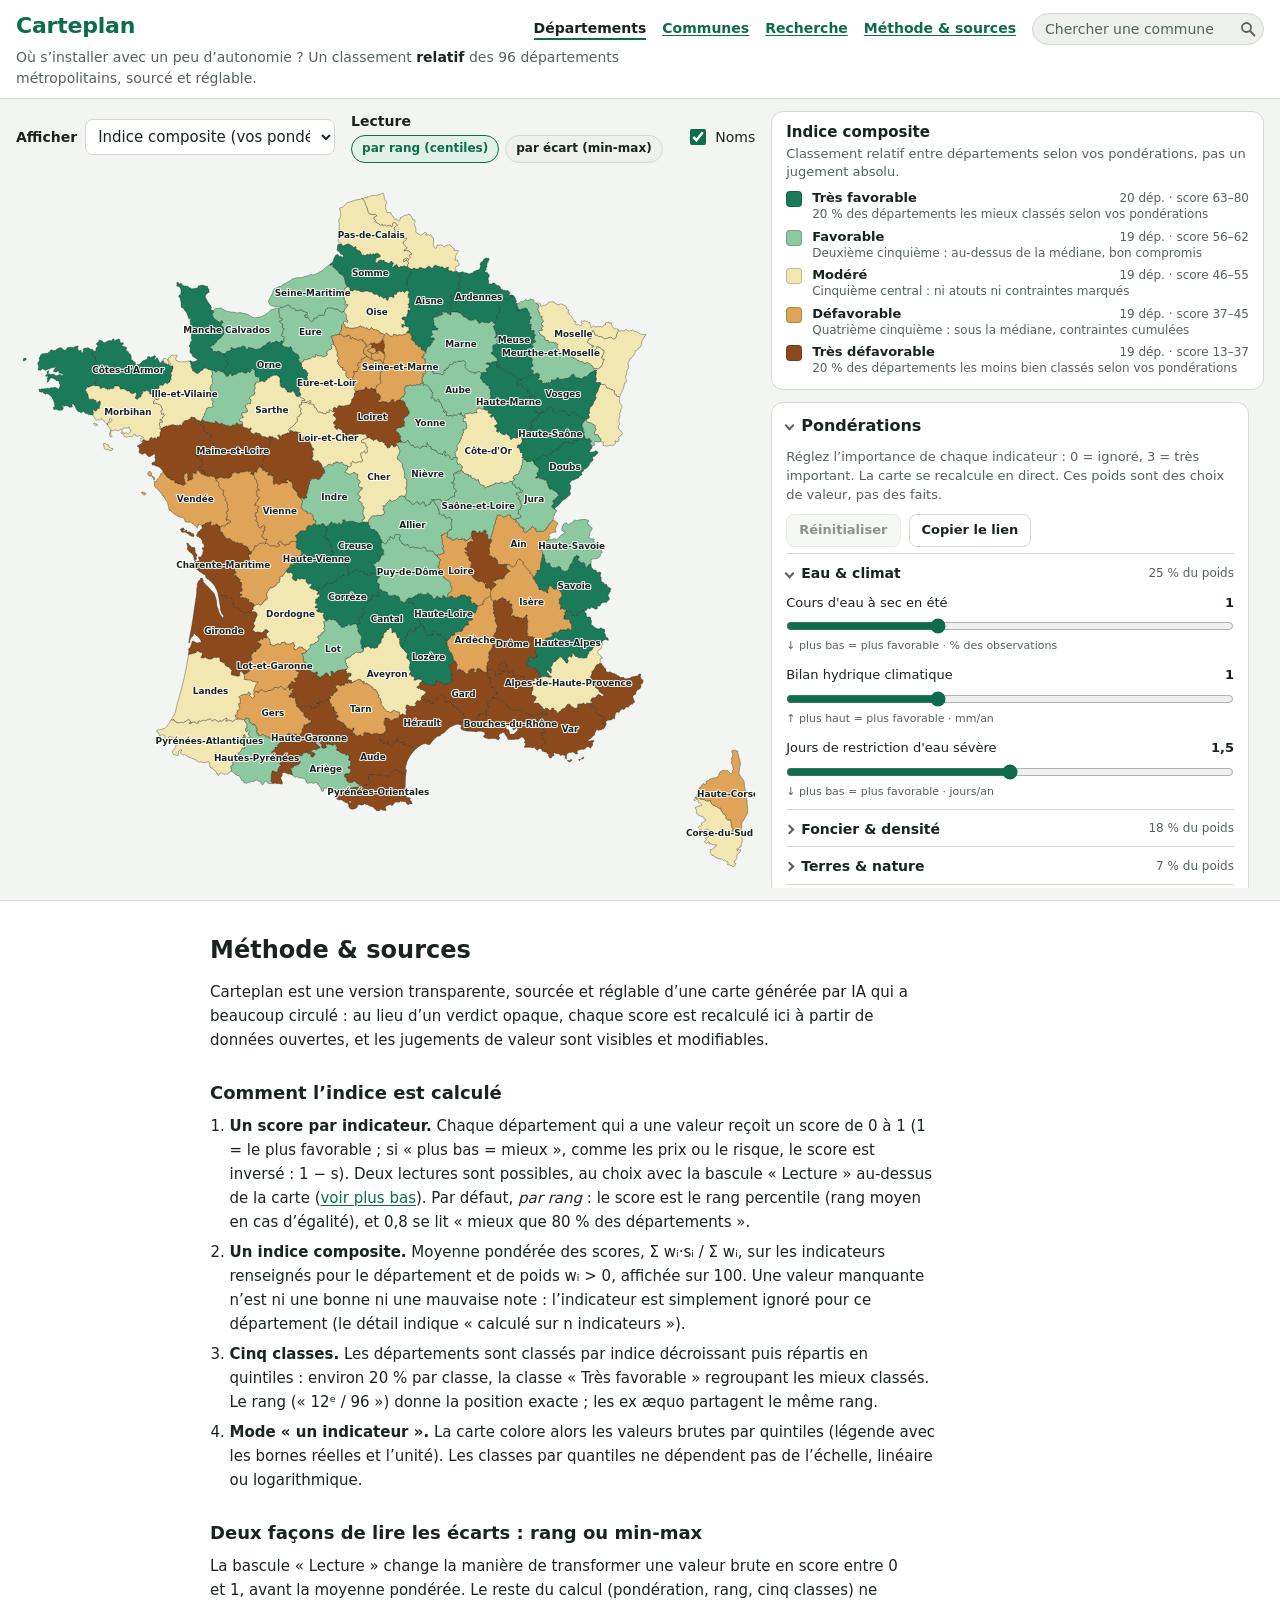
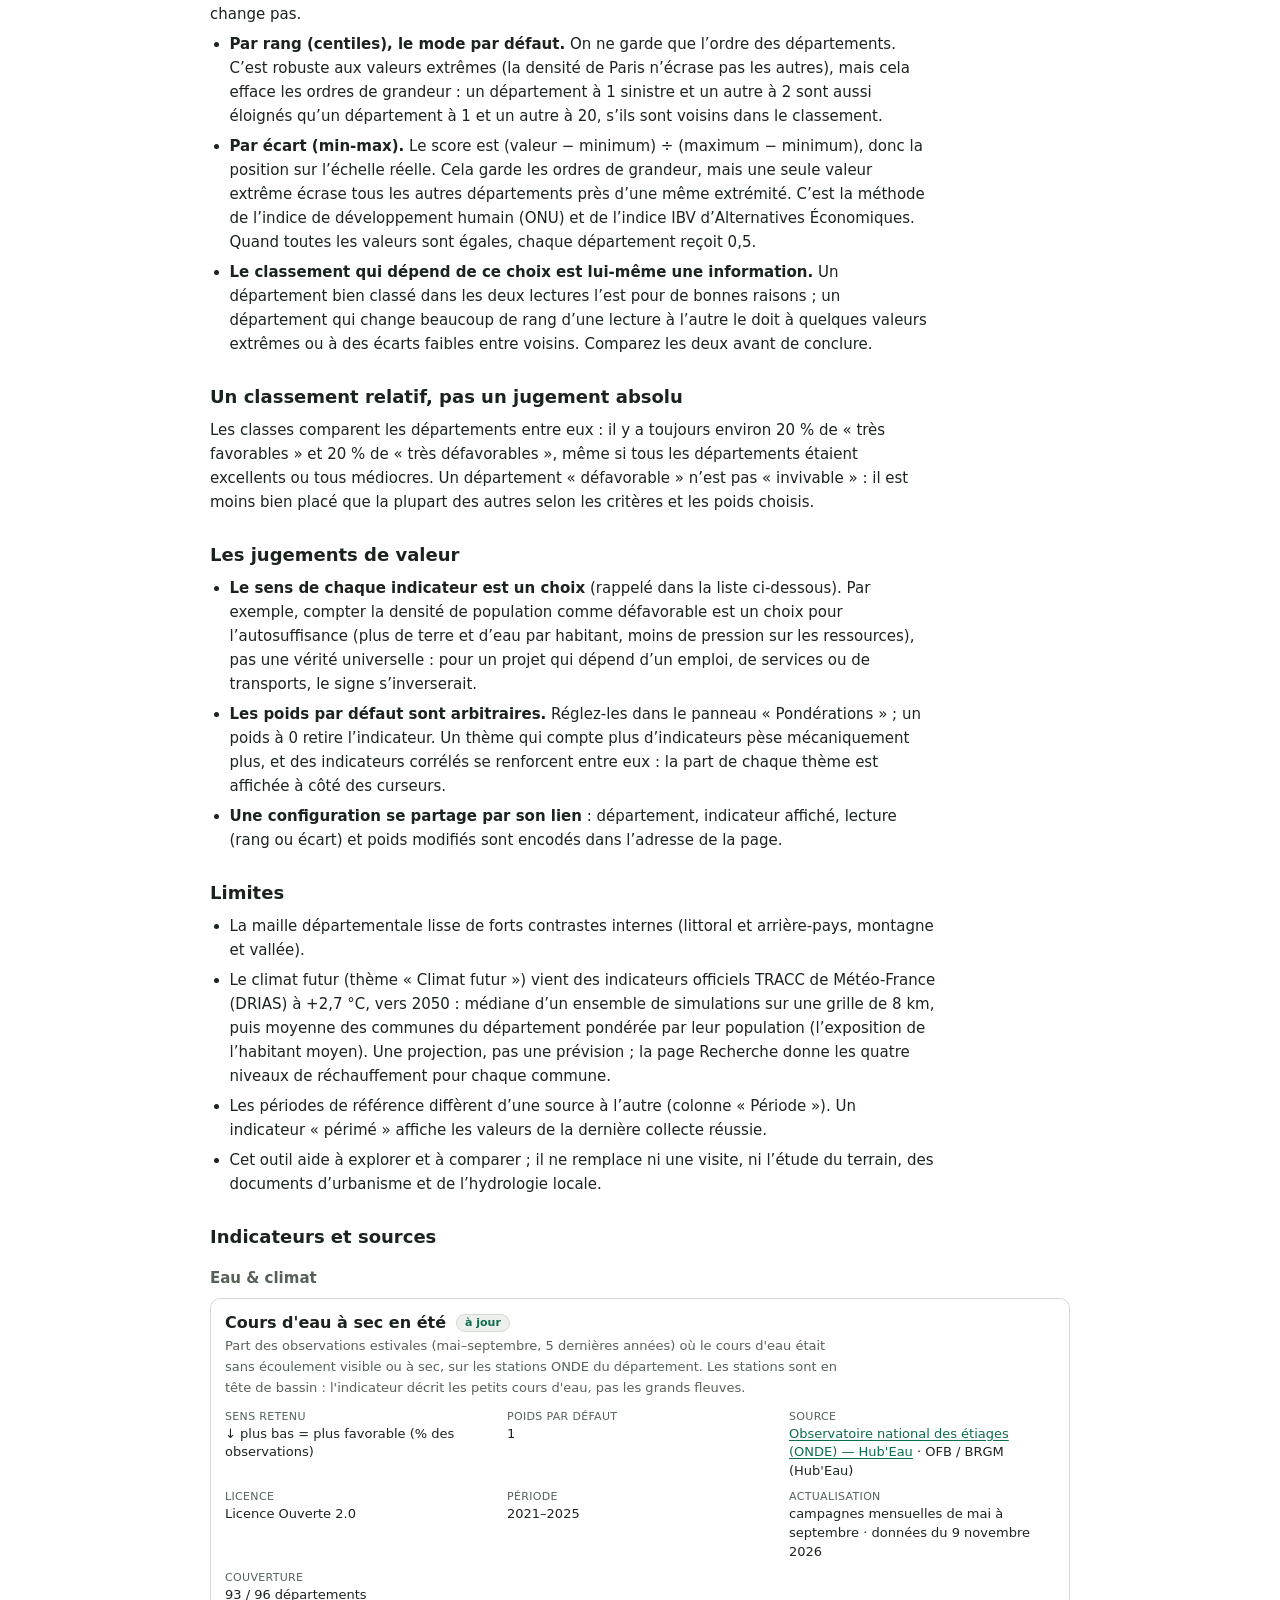
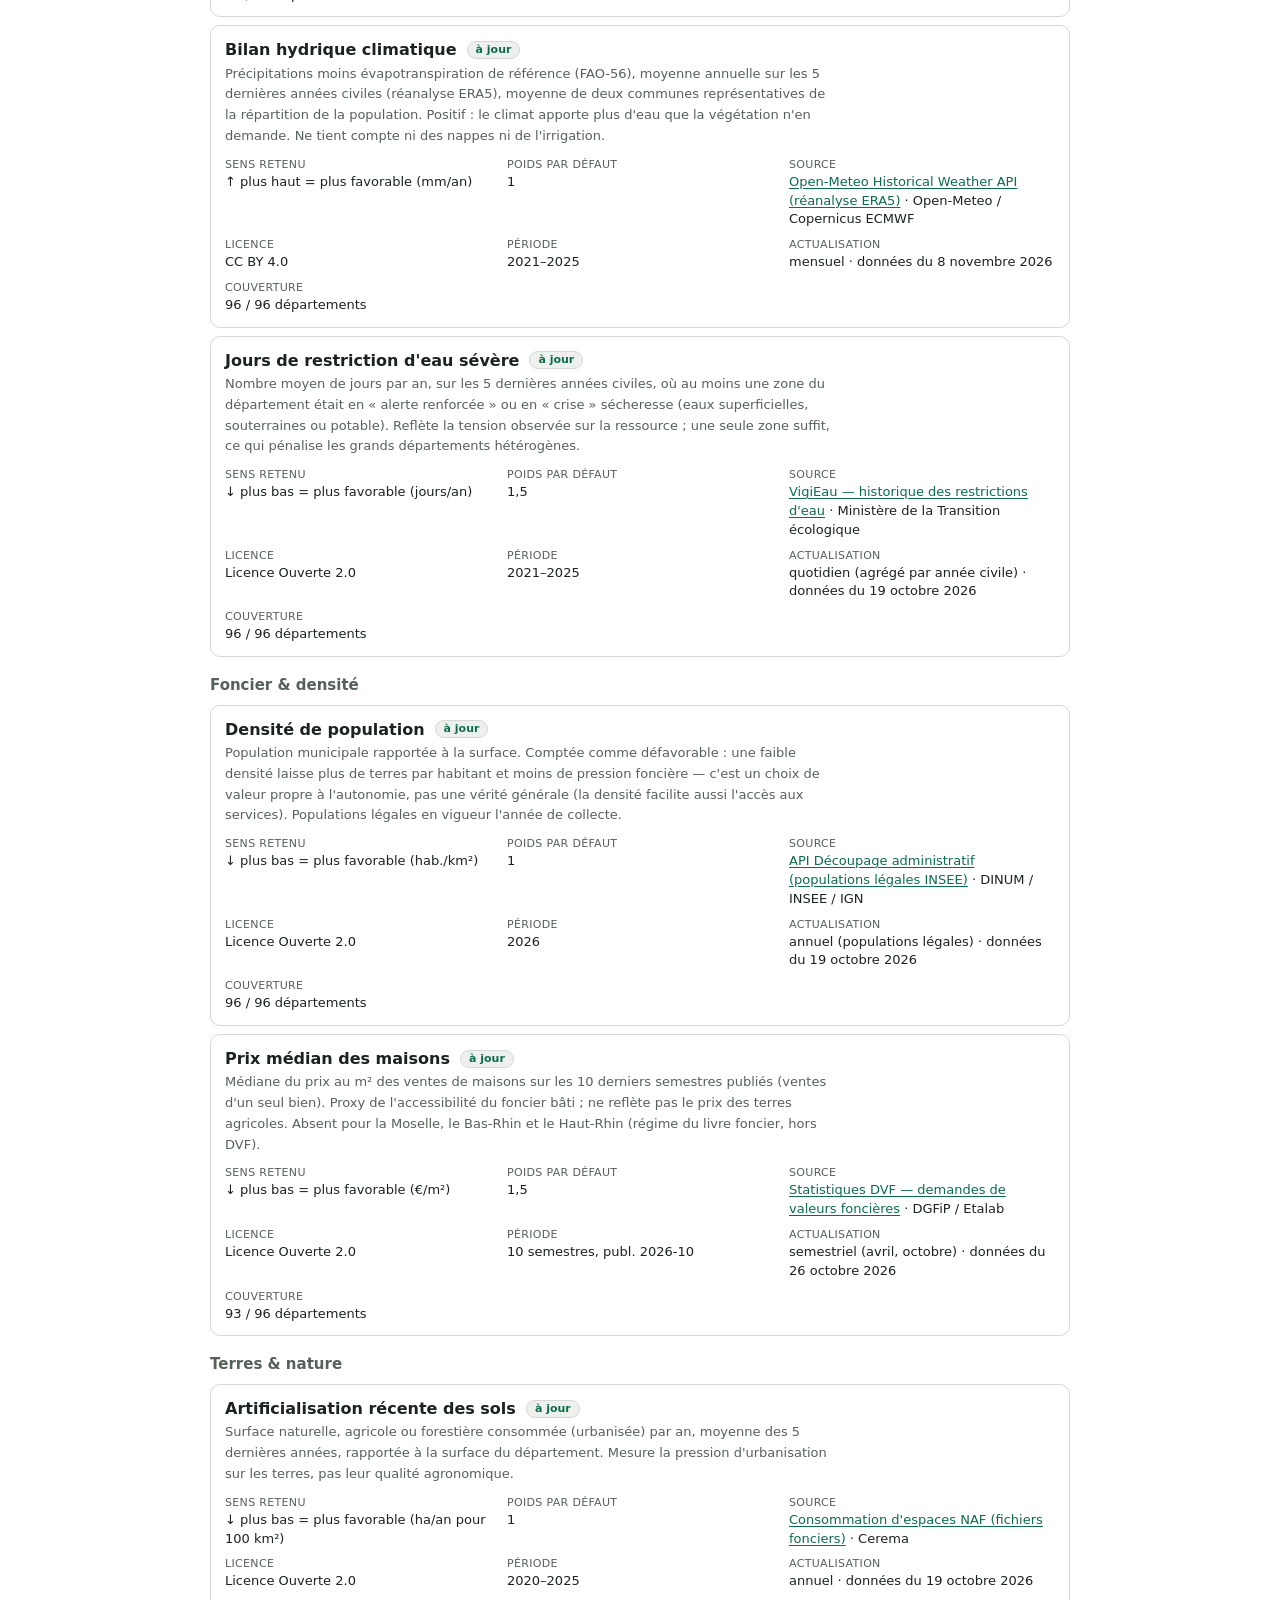
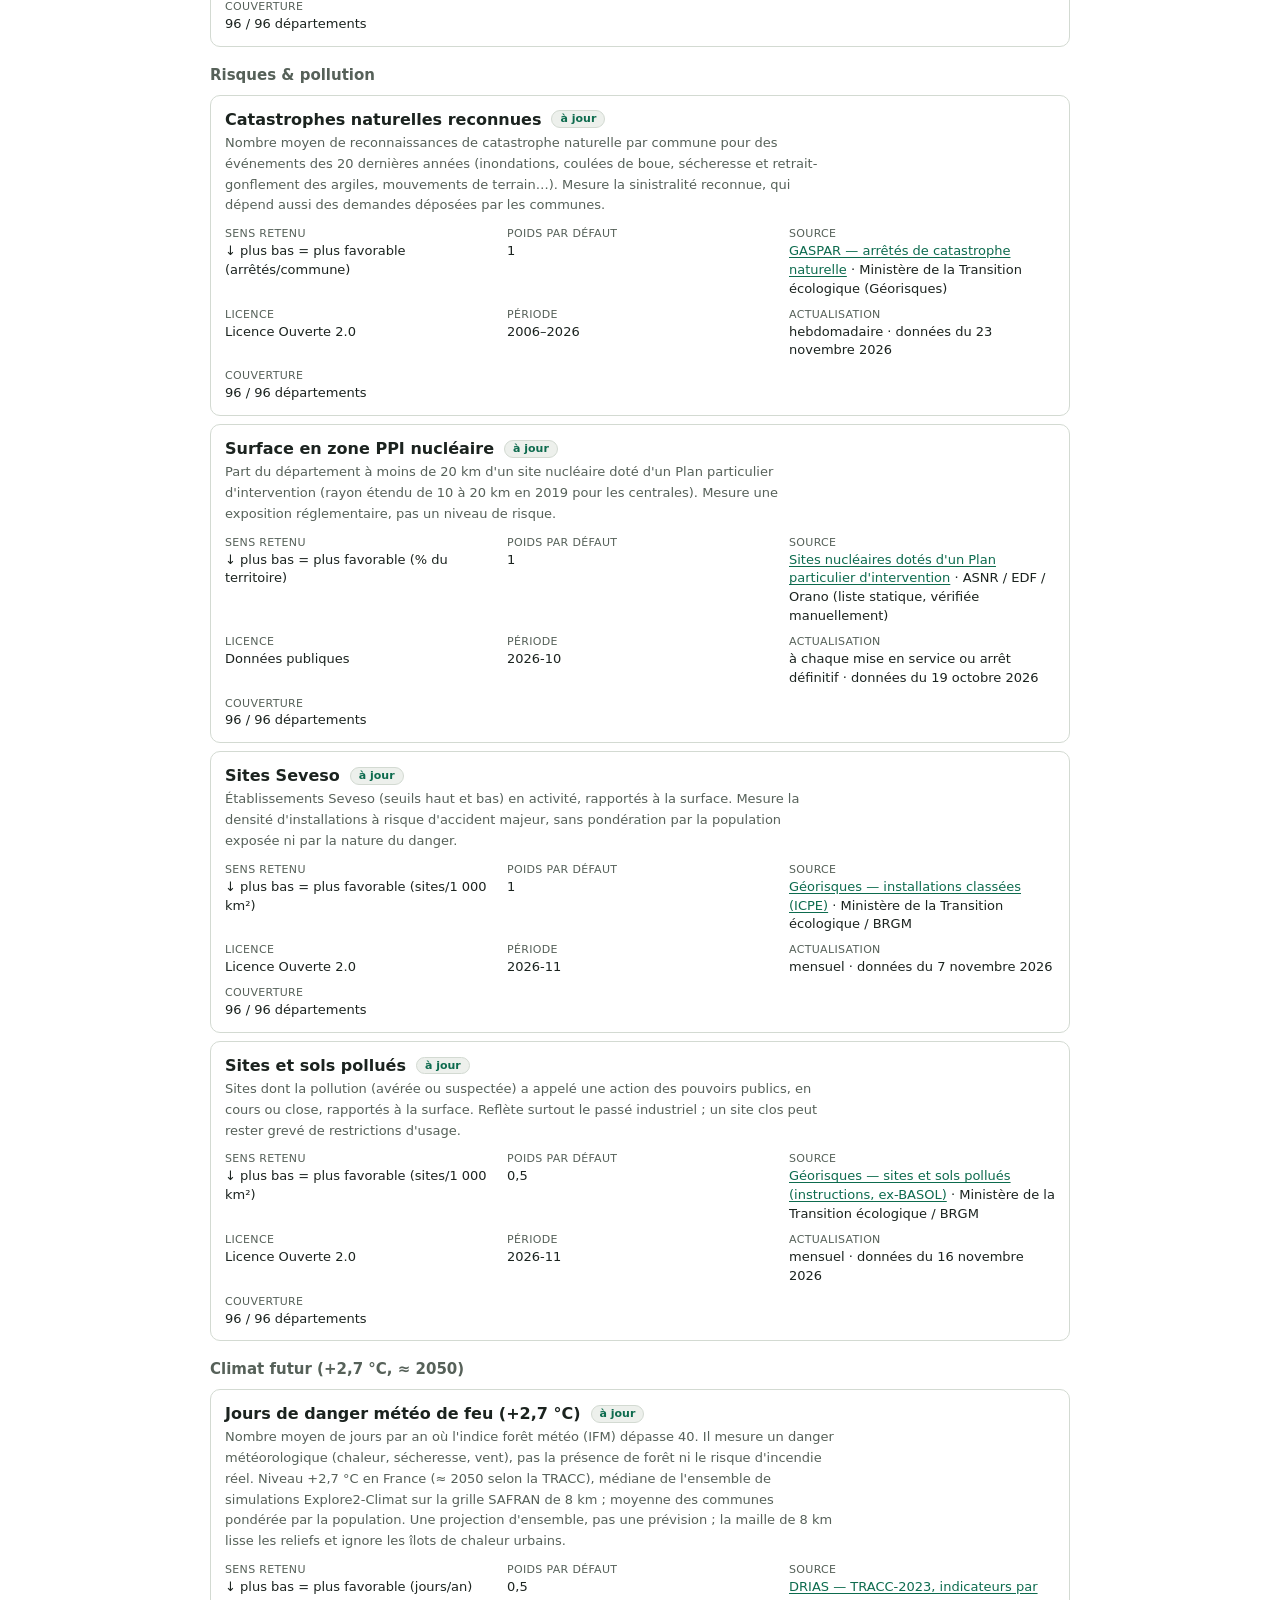
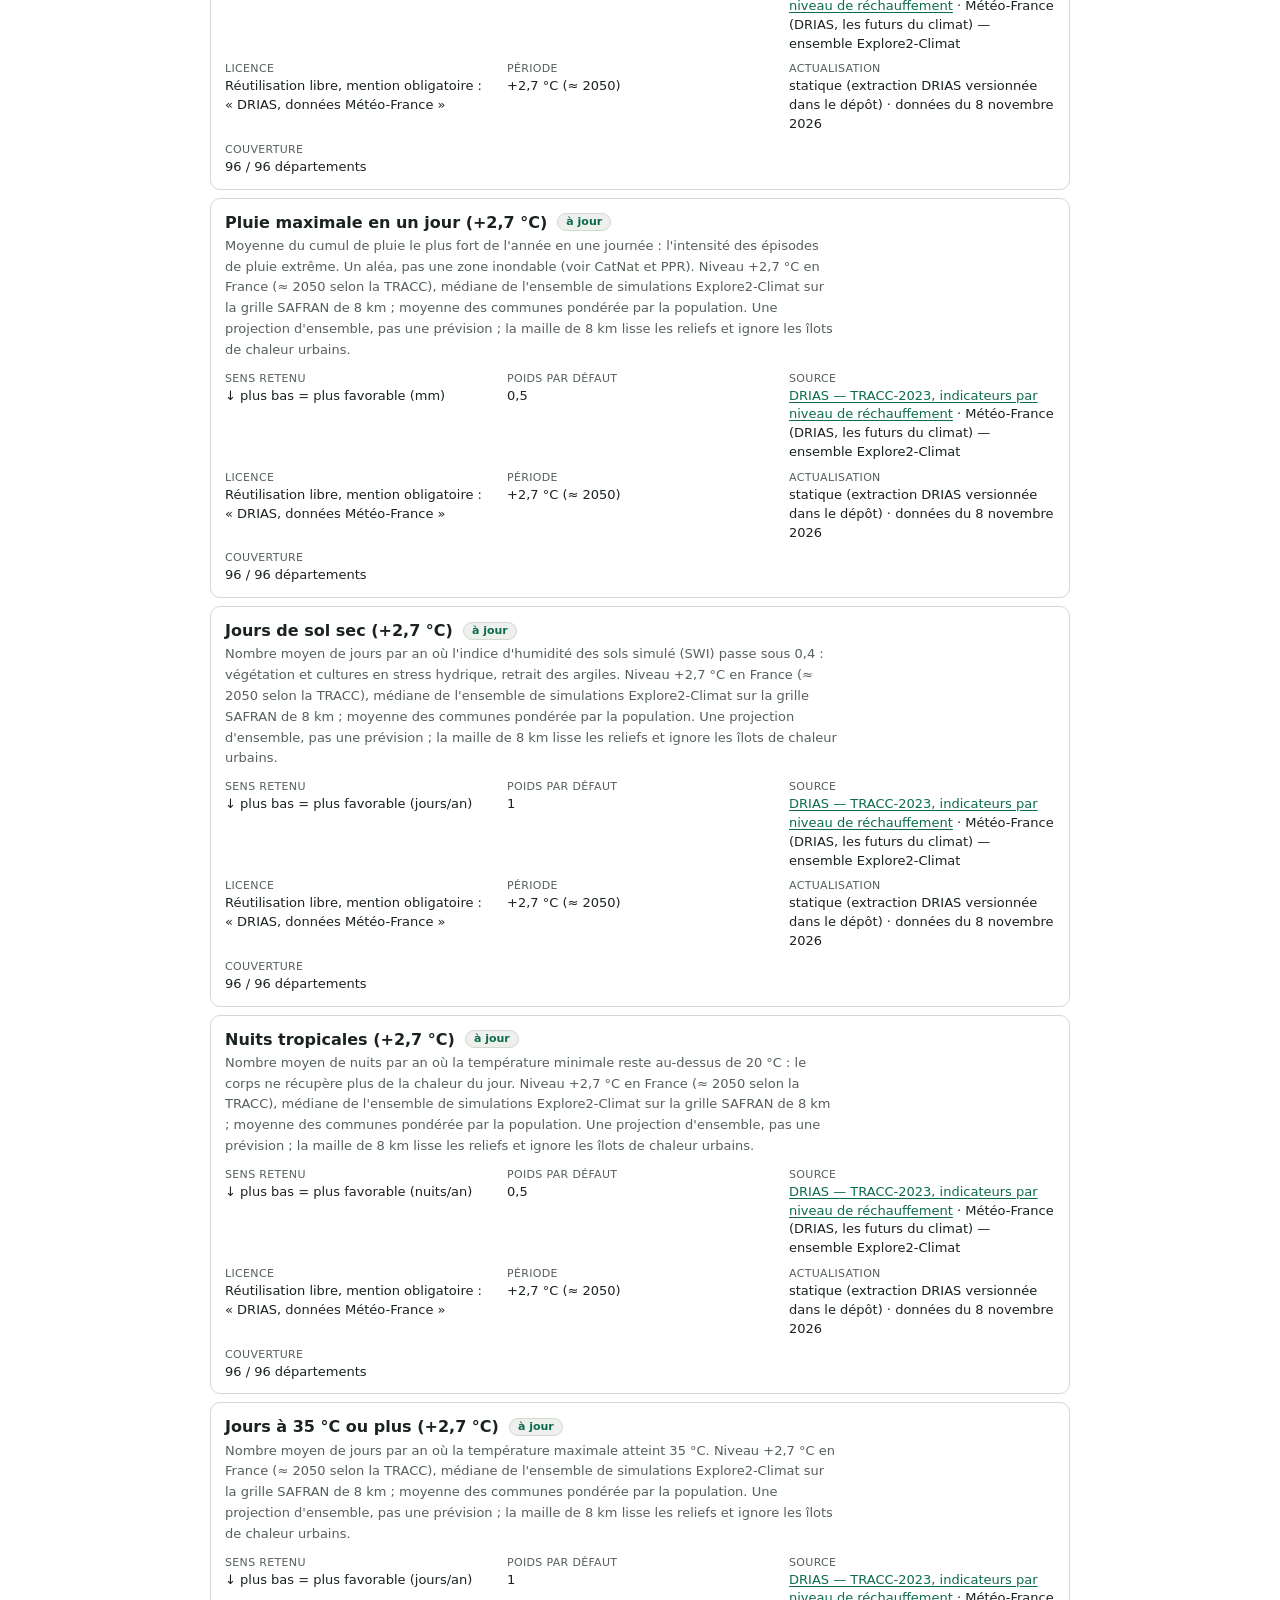
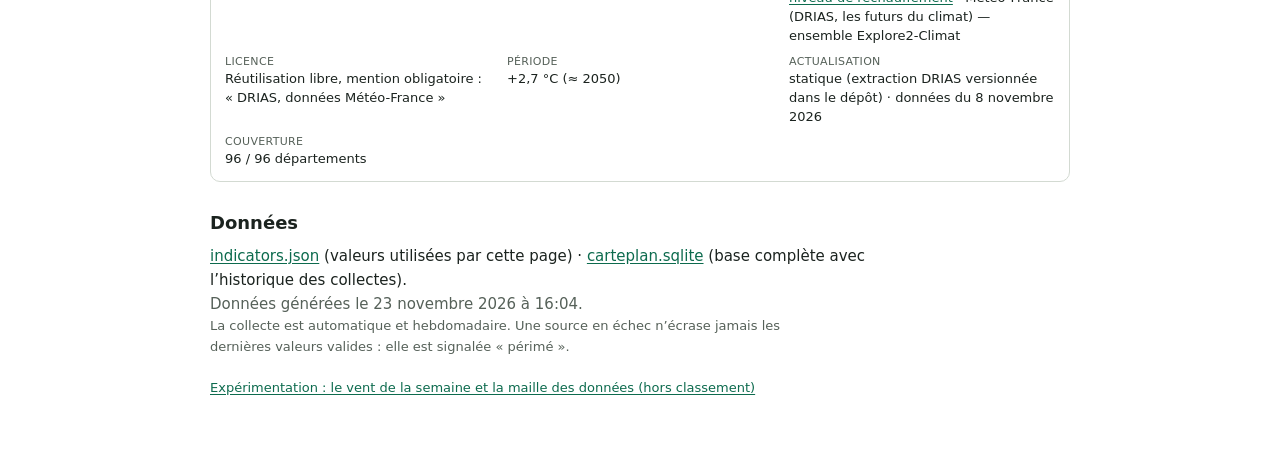
<file: web/index.html>
<!doctype html>
<html lang="fr">
<head>
  <meta charset="utf-8">
  <meta name="viewport" content="width=device-width, initial-scale=1">
  <meta name="color-scheme" content="light dark">
  <title>Carteplan — où s’installer avec un peu d’autonomie ?</title>
  <meta name="description" content="Carte comparative des 96 départements métropolitains pour s’installer avec une part d’autosuffisance : eau, foncier, densité, risques, pollution. Données sourcées, pondérations réglables.">
  <link rel="icon" href="data:image/svg+xml,%3Csvg xmlns='http://www.w3.org/2000/svg' viewBox='0 0 16 16'%3E%3Crect width='16' height='16' rx='3' fill='%231b7a5a'/%3E%3Cpath d='M4 11l2-6 3 3 3-4v7z' fill='%23f2e6b1'/%3E%3C/svg%3E">
  <link rel="stylesheet" href="style.css">
  <script type="module" src="js/header-search.js"></script>
  <script type="module" src="js/main.js"></script>
</head>
<body>
  <nav class="skip" aria-label="Accès rapide">
    <a href="#weights-title" data-jump>Passer la carte : pondérations</a>
    <a href="#ranking-title" data-jump>Classement (alternative à la carte)</a>
    <a href="#methode" data-jump>Méthode et sources</a>
  </nav>

  <div class="shell">
    <header class="top">
      <h1>Carteplan</h1>
      <p class="tagline">Où s’installer avec un peu d’autonomie ? Un classement <strong>relatif</strong> des 96 départements métropolitains, sourcé et réglable.</p>
      <div class="top-tools">
        <nav class="top-nav" aria-label="Pages du site">
          <a href="index.html" aria-current="page">Départements</a>
          <a href="communes.html">Communes</a>
          <a href="recherche.html">Recherche</a>
          <a href="#methode" data-jump>Méthode &amp; sources</a>
        </nav>
        <form class="top-search" id="top-search" role="search" aria-label="Rechercher une commune" action="recherche.html" method="get">
          <label class="sr-only" for="top-q">Rechercher une commune</label>
          <input id="top-q" name="q" type="search" placeholder="Chercher une commune" autocomplete="off" spellcheck="false" enterkeyhint="search" maxlength="100">
          <button type="submit" class="top-search-go" aria-label="Lancer la recherche"><svg viewBox="0 0 16 16" width="16" height="16" aria-hidden="true" focusable="false"><circle cx="6.5" cy="6.5" r="4.5" fill="none" stroke="currentColor" stroke-width="1.8"/><path d="M10 10l4.5 4.5" stroke="currentColor" stroke-width="1.8" stroke-linecap="round"/></svg></button>
        </form>
      </div>
    </header>

    <main class="app">
      <section class="map-col" aria-labelledby="map-title">
        <h2 id="map-title" class="sr-only">Carte des départements</h2>
        <div class="toolbar">
          <label class="field">
            <span>Afficher</span>
            <select id="mode" aria-describedby="mode-help"><option value="composite">Indice composite</option></select>
          </label>
          <div class="field norm-field"><span id="norm-label">Lecture</span><div id="norm"></div></div>
          <label class="check"><input type="checkbox" id="labels" checked><span>Noms</span></label>
        </div>
        <p id="notice" class="notice" role="status" hidden>
          <strong>Données en cours de génération.</strong> Les indicateurs sont produits automatiquement chaque semaine ; la carte reste grise en attendant.
        </p>
        <div id="map" class="map-wrap"><p class="muted">Chargement de la carte…</p></div>
        <p id="mode-help" class="sr-only">Choisissez l’indice composite, qui suit vos pondérations, ou un indicateur seul.</p>
      </section>

      <div class="side">
        <div id="legend" class="legend" aria-label="Légende de la carte" role="group"></div>
        <div class="side-scroll" id="side">
        <aside id="detail" class="card detail" hidden></aside>

        <details class="card panel" open>
          <summary id="weights-title"><h2>Pondérations</h2></summary>
          <div id="weights" class="panel-body"></div>
        </details>

        <details class="card panel">
          <summary id="ranking-title"><h2>Classement des départements</h2></summary>
          <div id="ranking" class="panel-body"></div>
        </details>
        </div>
      </div>
    </main>
  </div>

  <section id="methode" class="method" tabindex="-1" aria-labelledby="methode-title">
    <div class="method-inner">
      <h2 id="methode-title">Méthode &amp; sources</h2>
      <p>Carteplan est une version transparente, sourcée et réglable d’une carte générée par IA qui a beaucoup circulé : au lieu d’un verdict opaque, chaque score est recalculé ici à partir de données ouvertes, et les jugements de valeur sont visibles et modifiables.</p>

      <h3>Comment l’indice est calculé</h3>
      <ol>
        <li><strong>Un score par indicateur.</strong> Chaque département qui a une valeur reçoit un score de 0 à 1 (1 = le plus favorable ; si « plus bas = mieux », comme les prix ou le risque, le score est inversé&nbsp;: 1 − s). Deux lectures sont possibles, au choix avec la bascule « Lecture » au-dessus de la carte (<a href="#lecture" data-jump>voir plus bas</a>). Par défaut, <em>par rang</em>&nbsp;: le score est le rang percentile (rang moyen en cas d’égalité), et 0,8 se lit « mieux que 80&nbsp;% des départements ».</li>
        <li><strong>Un indice composite.</strong> Moyenne pondérée des scores, Σ wᵢ·sᵢ / Σ wᵢ, sur les indicateurs renseignés pour le département et de poids wᵢ&nbsp;&gt;&nbsp;0, affichée sur 100. Une valeur manquante n’est ni une bonne ni une mauvaise note : l’indicateur est simplement ignoré pour ce département (le détail indique « calculé sur n indicateurs »).</li>
        <li><strong>Cinq classes.</strong> Les départements sont classés par indice décroissant puis répartis en quintiles : environ 20&nbsp;% par classe, la classe «&nbsp;Très favorable&nbsp;» regroupant les mieux classés. Le rang (« 12ᵉ / 96 ») donne la position exacte ; les ex æquo partagent le même rang.</li>
        <li><strong>Mode « un indicateur ».</strong> La carte colore alors les valeurs brutes par quintiles (légende avec les bornes réelles et l’unité). Les classes par quantiles ne dépendent pas de l’échelle, linéaire ou logarithmique.</li>
      </ol>

      <h3 id="lecture" tabindex="-1">Deux façons de lire les écarts : rang ou min-max</h3>
      <p>La bascule « Lecture » change la manière de transformer une valeur brute en score entre 0 et 1, avant la moyenne pondérée. Le reste du calcul (pondération, rang, cinq classes) ne change pas.</p>
      <ul>
        <li><strong>Par rang (centiles), le mode par défaut.</strong> On ne garde que l’ordre des départements. C’est robuste aux valeurs extrêmes (la densité de Paris n’écrase pas les autres), mais cela efface les ordres de grandeur : un département à 1 sinistre et un autre à 2 sont aussi éloignés qu’un département à 1 et un autre à 20, s’ils sont voisins dans le classement.</li>
        <li><strong>Par écart (min-max).</strong> Le score est (valeur − minimum) ÷ (maximum − minimum), donc la position sur l’échelle réelle. Cela garde les ordres de grandeur, mais une seule valeur extrême écrase tous les autres départements près d’une même extrémité. C’est la méthode de l’indice de développement humain (ONU) et de l’indice IBV d’Alternatives Économiques. Quand toutes les valeurs sont égales, chaque département reçoit 0,5.</li>
        <li><strong>Le classement qui dépend de ce choix est lui-même une information.</strong> Un département bien classé dans les deux lectures l’est pour de bonnes raisons ; un département qui change beaucoup de rang d’une lecture à l’autre le doit à quelques valeurs extrêmes ou à des écarts faibles entre voisins. Comparez les deux avant de conclure.</li>
      </ul>

      <h3>Un classement relatif, pas un jugement absolu</h3>
      <p>Les classes comparent les départements entre eux : il y a toujours environ 20&nbsp;% de « très favorables » et 20&nbsp;% de « très défavorables », même si tous les départements étaient excellents ou tous médiocres. Un département « défavorable » n’est pas « invivable » : il est moins bien placé que la plupart des autres selon les critères et les poids choisis.</p>

      <h3>Les jugements de valeur</h3>
      <ul>
        <li><strong>Le sens de chaque indicateur est un choix</strong> (rappelé dans la liste ci-dessous). Par exemple, compter la densité de population comme défavorable est un choix pour l’autosuffisance (plus de terre et d’eau par habitant, moins de pression sur les ressources), pas une vérité universelle : pour un projet qui dépend d’un emploi, de services ou de transports, le signe s’inverserait.</li>
        <li><strong>Les poids par défaut sont arbitraires.</strong> Réglez-les dans le panneau « Pondérations » ; un poids à 0 retire l’indicateur. Un thème qui compte plus d’indicateurs pèse mécaniquement plus, et des indicateurs corrélés se renforcent entre eux : la part de chaque thème est affichée à côté des curseurs.</li>
        <li><strong>Une configuration se partage par son lien</strong> : département, indicateur affiché, lecture (rang ou écart) et poids modifiés sont encodés dans l’adresse de la page.</li>
      </ul>

      <h3>Limites</h3>
      <ul>
        <li>La maille départementale lisse de forts contrastes internes (littoral et arrière-pays, montagne et vallée).</li>
        <li>Le climat futur (thème « Climat futur ») vient des indicateurs officiels TRACC de Météo-France (DRIAS) à +2,7&nbsp;°C, vers 2050 : médiane d’un ensemble de simulations sur une grille de 8&nbsp;km, puis moyenne des communes du département pondérée par leur population (l’exposition de l’habitant moyen). Une projection, pas une prévision ; la page Recherche donne les quatre niveaux de réchauffement pour chaque commune.</li>
        <li>Les périodes de référence diffèrent d’une source à l’autre (colonne « Période »). Un indicateur « périmé » affiche les valeurs de la dernière collecte réussie.</li>
        <li>Cet outil aide à explorer et à comparer ; il ne remplace ni une visite, ni l’étude du terrain, des documents d’urbanisme et de l’hydrologie locale.</li>
      </ul>

      <h3 id="sources-title">Indicateurs et sources</h3>
      <div id="sources" class="sources"></div>

      <h3>Données</h3>
      <p>
        <a href="data/indicators.json" download>indicators.json</a> (valeurs utilisées par cette page) ·
        <a href="data/carteplan.sqlite" download>carteplan.sqlite</a> (base complète avec l’historique des collectes).
      </p>
      <p id="generated" class="muted"></p>
      <p class="muted small">La collecte est automatique et hebdomadaire. Une source en échec n’écrase jamais les dernières valeurs valides : elle est signalée « périmé ».</p>
      <p class="muted small flux-link"><a href="flux.html">Expérimentation : le vent de la semaine et la maille des données (hors classement)</a></p>
    </div>
  </section>

  <noscript><p class="notice">Carteplan a besoin de JavaScript pour afficher la carte et recalculer les scores.</p></noscript>
</body>
</html>
</file>
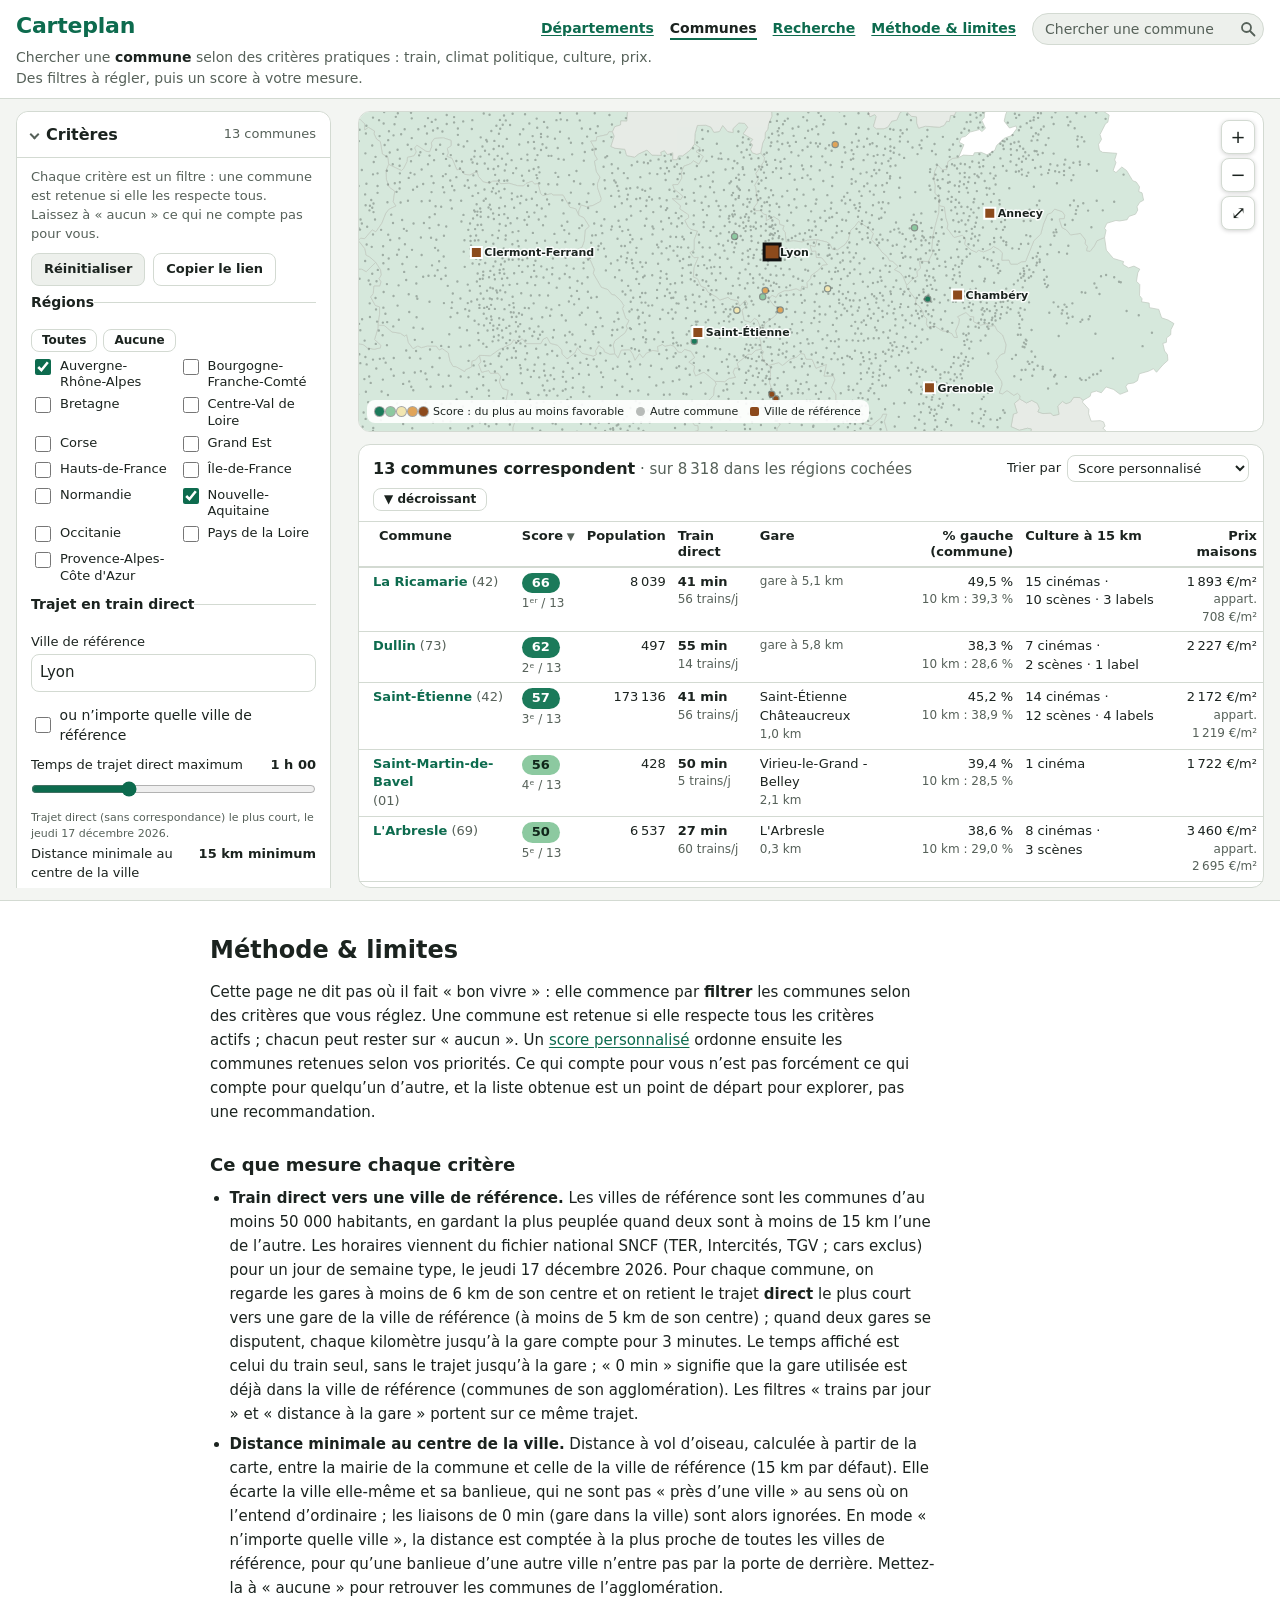
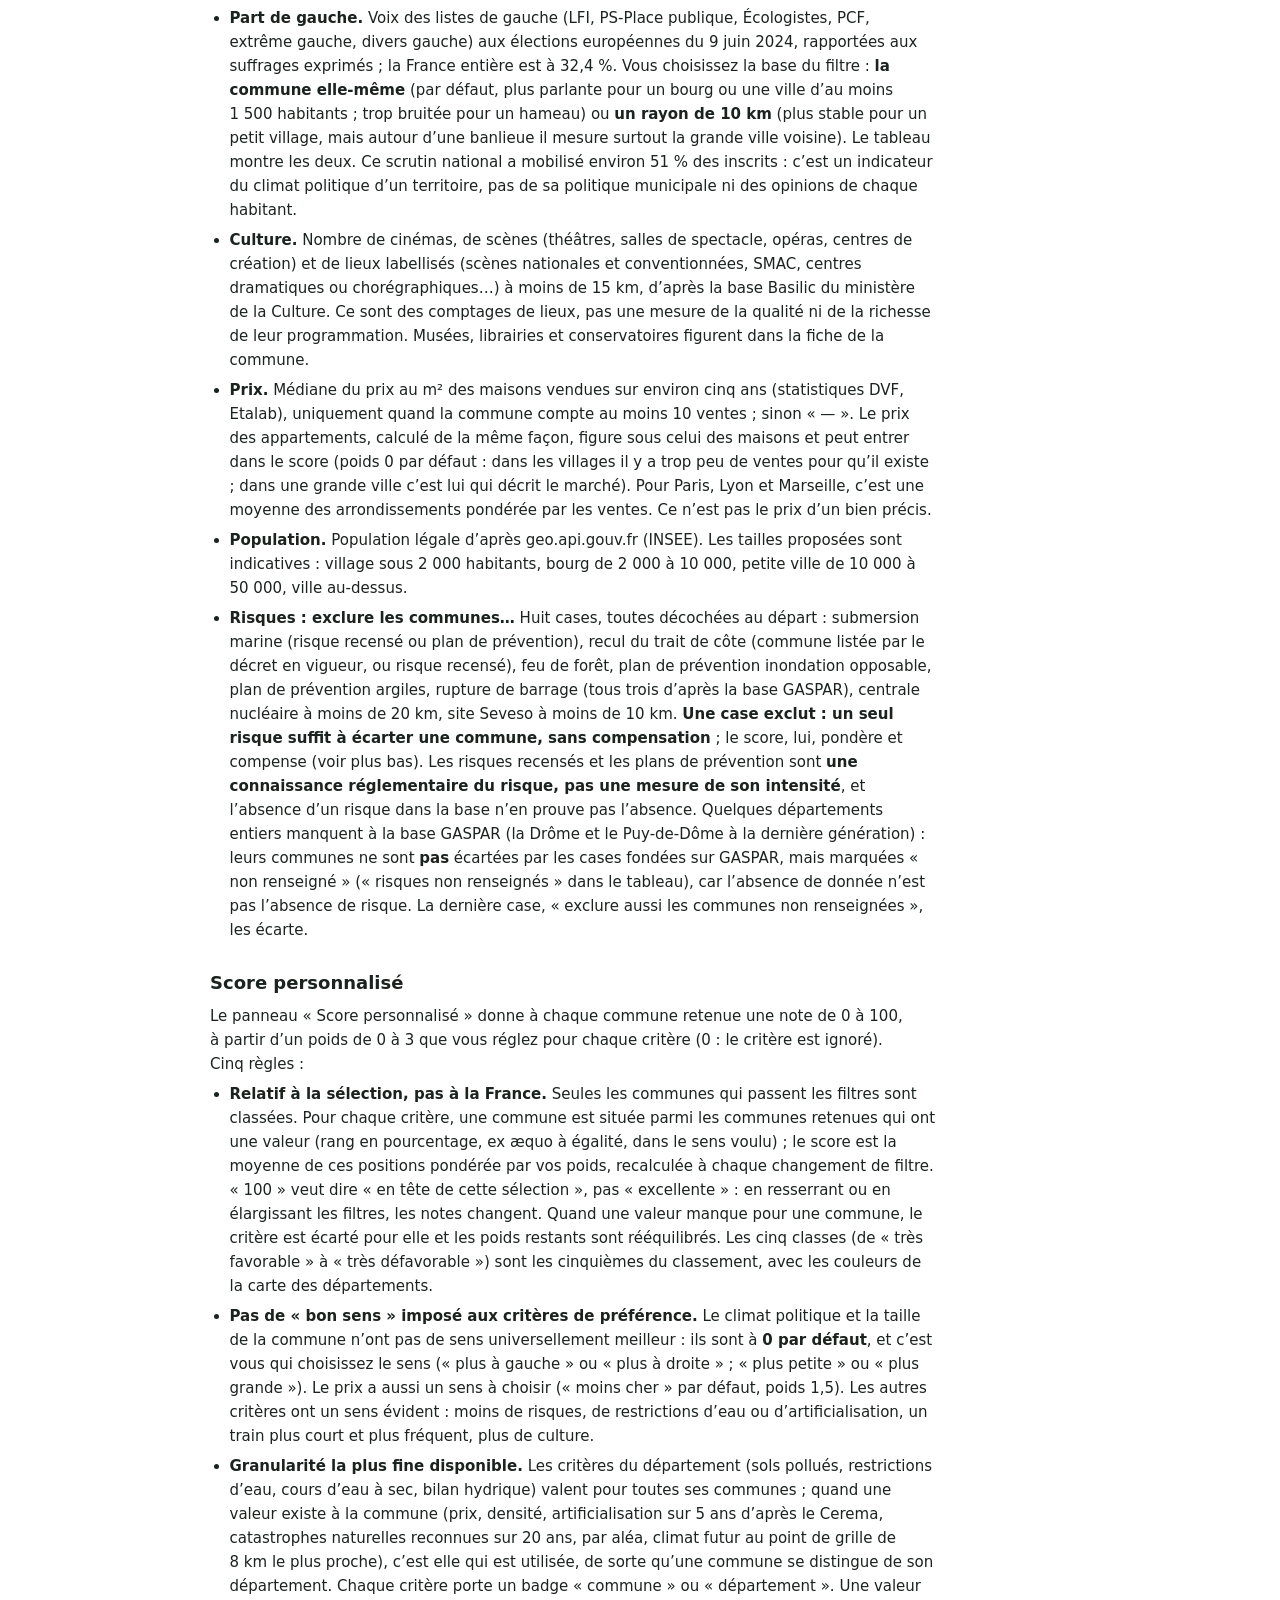
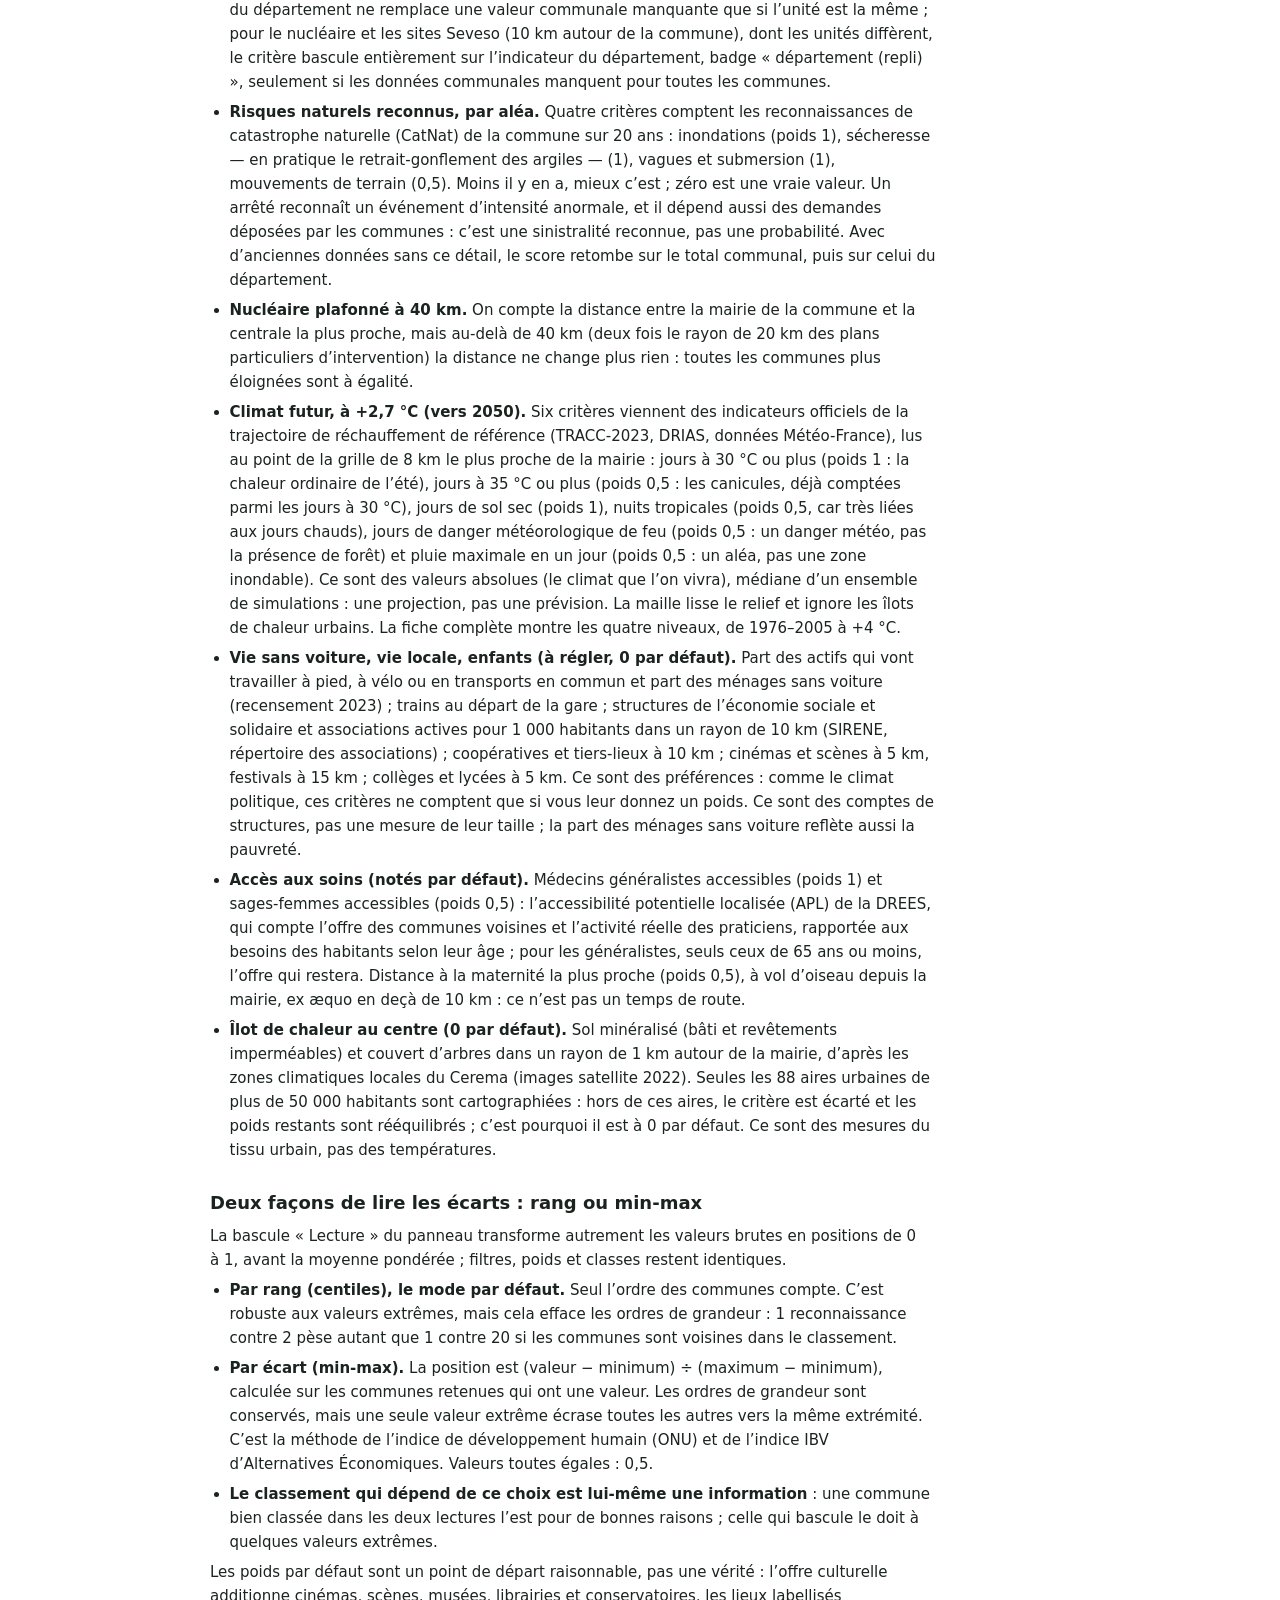
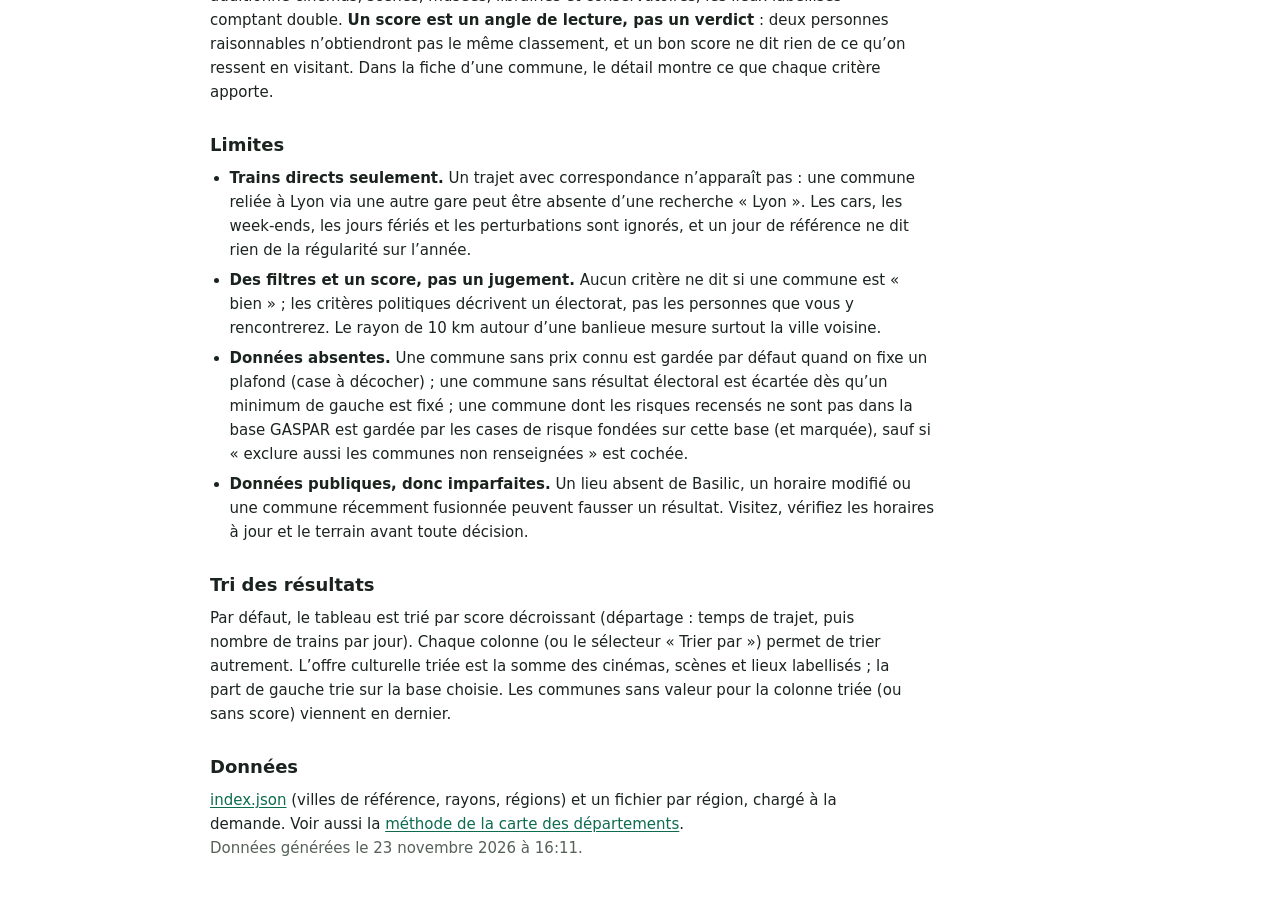
<file: web/communes.html>
<!doctype html>
<html lang="fr">
<head>
  <meta charset="utf-8">
  <meta name="viewport" content="width=device-width, initial-scale=1">
  <meta name="color-scheme" content="light dark">
  <title>Carteplan — chercher une commune</title>
  <meta name="description" content="Trouver des communes selon des critères pratiques : train direct vers une grande ville, climat politique, offre culturelle, population, prix. Des filtres réglables, puis un score à votre mesure.">
  <link rel="icon" href="data:image/svg+xml,%3Csvg xmlns='http://www.w3.org/2000/svg' viewBox='0 0 16 16'%3E%3Crect width='16' height='16' rx='3' fill='%231b7a5a'/%3E%3Cpath d='M4 11l2-6 3 3 3-4v7z' fill='%23f2e6b1'/%3E%3C/svg%3E">
  <link rel="stylesheet" href="style.css">
  <script type="module" src="js/header-search.js"></script>
  <script type="module" src="js/communes/main.js"></script>
</head>
<body>
  <nav class="skip" aria-label="Accès rapide">
    <a href="#filters-title" data-jump>Critères de recherche</a>
    <a href="#score-title" data-jump>Score personnalisé</a>
    <a href="#results-title" data-jump>Résultats (tableau)</a>
    <a href="#methode" data-jump>Méthode et limites</a>
  </nav>

  <div class="shell">
    <header class="top">
      <h1>Carteplan</h1>
      <p class="tagline">Chercher une <strong>commune</strong> selon des critères pratiques : train, climat politique, culture, prix. Des filtres à régler, puis un score à votre mesure.</p>
      <div class="top-tools">
        <nav class="top-nav" aria-label="Pages du site">
          <a href="index.html">Départements</a>
          <a href="communes.html" aria-current="page">Communes</a>
          <a href="recherche.html">Recherche</a>
          <a href="#methode" data-jump>Méthode &amp; limites</a>
        </nav>
        <form class="top-search" id="top-search" role="search" aria-label="Rechercher une commune" action="recherche.html" method="get">
          <label class="sr-only" for="top-q">Rechercher une commune</label>
          <input id="top-q" name="q" type="search" placeholder="Chercher une commune" autocomplete="off" spellcheck="false" enterkeyhint="search" maxlength="100">
          <button type="submit" class="top-search-go" aria-label="Lancer la recherche"><svg viewBox="0 0 16 16" width="16" height="16" aria-hidden="true" focusable="false"><circle cx="6.5" cy="6.5" r="4.5" fill="none" stroke="currentColor" stroke-width="1.8"/><path d="M10 10l4.5 4.5" stroke="currentColor" stroke-width="1.8" stroke-linecap="round"/></svg></button>
        </form>
      </div>
    </header>

    <main class="com-app" id="app">
      <div class="com-side">
      <details class="card panel com-filters" id="filters-panel" open>
        <summary><h2 id="filters-title" tabindex="-1">Critères</h2><span id="sum-count" class="sum-count" aria-hidden="true"></span></summary>
        <form id="filters" class="panel-body" autocomplete="off" onsubmit="return false"><p class="muted">Chargement des critères…</p></form>
        <p class="panel-body jump-results"><a class="btn" href="#map-title" data-jump>Voir la carte et les résultats ↓</a></p>
      </details>

      <details class="card panel com-score" id="score-panel">
        <summary><h2 id="score-title" tabindex="-1">Score personnalisé</h2><span id="score-count" class="sum-count" aria-hidden="true"></span></summary>
        <div id="score" class="panel-body"></div>
        <p class="panel-body jump-results"><a class="btn" href="#map-title" data-jump>Voir la carte et les résultats ↓</a></p>
      </details>
      </div>

      <div class="com-main">
        <section aria-labelledby="map-title">
          <h2 id="map-title" class="sr-only" tabindex="-1">Carte des communes</h2>
          <p id="notice" class="notice" role="status" hidden>
            <strong>Données en cours de génération.</strong> La couche communale est produite automatiquement chaque mois ; la page sera disponible dès qu’elle aura été publiée.
          </p>
          <p id="load-error" class="notice" role="alert" hidden></p>
          <div id="map" class="map-box"><p class="muted map-loading">Chargement de la carte…</p></div>
        </section>

        <section class="results card" aria-labelledby="results-title">
          <h2 id="results-title" class="sr-only" tabindex="-1">Résultats</h2>
          <div id="results"></div>
        </section>
      </div>

      <aside id="detail" class="card detail com-detail" hidden></aside>
    </main>
  </div>

  <section id="methode" class="method" tabindex="-1" aria-labelledby="methode-title">
    <div class="method-inner">
      <h2 id="methode-title">Méthode &amp; limites</h2>
      <p>Cette page ne dit pas où il fait « bon vivre » : elle commence par <strong>filtrer</strong> les communes selon des critères que vous réglez. Une commune est retenue si elle respecte tous les critères actifs ; chacun peut rester sur « aucun ». Un <a href="#score-methode" data-jump>score personnalisé</a> ordonne ensuite les communes retenues selon vos priorités. Ce qui compte pour vous n’est pas forcément ce qui compte pour quelqu’un d’autre, et la liste obtenue est un point de départ pour explorer, pas une recommandation.</p>

      <h3>Ce que mesure chaque critère</h3>
      <ul>
        <li><strong>Train direct vers une ville de référence.</strong> Les villes de référence sont les communes d’au moins 50&nbsp;000 habitants, en gardant la plus peuplée quand deux sont à moins de 15&nbsp;km l’une de l’autre. Les horaires viennent du fichier national SNCF (TER, Intercités, TGV ; cars exclus) pour un jour de semaine type, <span id="ref-day">un mardi ou un jeudi des semaines à venir</span>. Pour chaque commune, on regarde les gares à moins de <span data-radius="gare">6</span>&nbsp;km de son centre et on retient le trajet <strong>direct</strong> le plus court vers une gare de la ville de référence (à moins de 5&nbsp;km de son centre) ; quand deux gares se disputent, chaque kilomètre jusqu’à la gare compte pour 3&nbsp;minutes. Le temps affiché est celui du train seul, sans le trajet jusqu’à la gare ; « 0&nbsp;min » signifie que la gare utilisée est déjà dans la ville de référence (communes de son agglomération). Les filtres « trains par jour » et « distance à la gare » portent sur ce même trajet.</li>
        <li><strong>Distance minimale au centre de la ville.</strong> Distance à vol d’oiseau, calculée à partir de la carte, entre la mairie de la commune et celle de la ville de référence (15&nbsp;km par défaut). Elle écarte la ville elle-même et sa banlieue, qui ne sont pas « près d’une ville » au sens où on l’entend d’ordinaire ; les liaisons de 0&nbsp;min (gare dans la ville) sont alors ignorées. En mode « n’importe quelle ville », la distance est comptée à la plus proche de toutes les villes de référence, pour qu’une banlieue d’une autre ville n’entre pas par la porte de derrière. Mettez-la à « aucune » pour retrouver les communes de l’agglomération.</li>
        <li><strong>Part de gauche.</strong> Voix des listes de gauche (LFI, PS-Place publique, Écologistes, PCF, extrême gauche, divers gauche) aux élections européennes du 9&nbsp;juin 2024, rapportées aux suffrages exprimés ; la France entière est à 32,4&nbsp;%. Vous choisissez la base du filtre : <strong>la commune elle-même</strong> (par défaut, plus parlante pour un bourg ou une ville d’au moins 1&nbsp;500&nbsp;habitants ; trop bruitée pour un hameau) ou <strong>un rayon de <span data-radius="vote">10</span>&nbsp;km</strong> (plus stable pour un petit village, mais autour d’une banlieue il mesure surtout la grande ville voisine). Le tableau montre les deux. Ce scrutin national a mobilisé environ 51&nbsp;% des inscrits : c’est un indicateur du climat politique d’un territoire, pas de sa politique municipale ni des opinions de chaque habitant.</li>
        <li><strong>Culture.</strong> Nombre de cinémas, de scènes (théâtres, salles de spectacle, opéras, centres de création) et de lieux labellisés (scènes nationales et conventionnées, SMAC, centres dramatiques ou chorégraphiques…) à moins de <span data-radius="culture">15</span>&nbsp;km, d’après la base Basilic du ministère de la Culture. Ce sont des comptages de lieux, pas une mesure de la qualité ni de la richesse de leur programmation. Musées, librairies et conservatoires figurent dans la fiche de la commune.</li>
        <li><strong>Prix.</strong> Médiane du prix au m² des maisons vendues sur environ cinq ans (statistiques DVF, Etalab), uniquement quand la commune compte au moins 10 ventes ; sinon « — ». Le prix des appartements, calculé de la même façon, figure sous celui des maisons et peut entrer dans le score (poids 0 par défaut : dans les villages il y a trop peu de ventes pour qu’il existe ; dans une grande ville c’est lui qui décrit le marché). Pour Paris, Lyon et Marseille, c’est une moyenne des arrondissements pondérée par les ventes. Ce n’est pas le prix d’un bien précis.</li>
        <li><strong>Population.</strong> Population légale d’après geo.api.gouv.fr (INSEE). Les tailles proposées sont indicatives : village sous 2&nbsp;000 habitants, bourg de 2&nbsp;000 à 10&nbsp;000, petite ville de 10&nbsp;000 à 50&nbsp;000, ville au-dessus.</li>
        <li><strong>Risques : exclure les communes…</strong> Huit cases, toutes décochées au départ : submersion marine (risque recensé ou plan de prévention), recul du trait de côte (commune listée par le décret en vigueur, ou risque recensé), feu de forêt, plan de prévention inondation opposable, plan de prévention argiles, rupture de barrage (tous trois d’après la base GASPAR), centrale nucléaire à moins de 20&nbsp;km, site Seveso à moins de <span data-radius="seveso">10</span>&nbsp;km. <strong>Une case exclut : un seul risque suffit à écarter une commune, sans compensation</strong> ; le score, lui, pondère et compense (voir plus bas). Les risques recensés et les plans de prévention sont <strong>une connaissance réglementaire du risque, pas une mesure de son intensité</strong>, et l’absence d’un risque dans la base n’en prouve pas l’absence. Quelques départements entiers manquent à la base GASPAR (la Drôme et le Puy-de-Dôme à la dernière génération) : leurs communes ne sont <strong>pas</strong> écartées par les cases fondées sur GASPAR, mais marquées « non renseigné » (« risques non renseignés » dans le tableau), car l’absence de donnée n’est pas l’absence de risque. La dernière case, « exclure aussi les communes non renseignées », les écarte.</li>
      </ul>

      <h3 id="score-methode" tabindex="-1">Score personnalisé</h3>
      <p>Le panneau « Score personnalisé » donne à chaque commune retenue une note de 0 à 100, à partir d’un poids de 0 à 3 que vous réglez pour chaque critère (0 : le critère est ignoré). Cinq règles :</p>
      <ul>
        <li><strong>Relatif à la sélection, pas à la France.</strong> Seules les communes qui passent les filtres sont classées. Pour chaque critère, une commune est située parmi les communes retenues qui ont une valeur (rang en pourcentage, ex æquo à égalité, dans le sens voulu) ; le score est la moyenne de ces positions pondérée par vos poids, recalculée à chaque changement de filtre. « 100 » veut dire « en tête de cette sélection », pas « excellente » : en resserrant ou en élargissant les filtres, les notes changent. Quand une valeur manque pour une commune, le critère est écarté pour elle et les poids restants sont rééquilibrés. Les cinq classes (de « très favorable » à « très défavorable ») sont les cinquièmes du classement, avec les couleurs de la carte des départements.</li>
        <li><strong>Pas de « bon sens » imposé aux critères de préférence.</strong> Le climat politique et la taille de la commune n’ont pas de sens universellement meilleur : ils sont à <strong>0 par défaut</strong>, et c’est vous qui choisissez le sens (« plus à gauche » ou « plus à droite » ; « plus petite » ou « plus grande »). Le prix a aussi un sens à choisir (« moins cher » par défaut, poids 1,5). Les autres critères ont un sens évident : moins de risques, de restrictions d’eau ou d’artificialisation, un train plus court et plus fréquent, plus de culture.</li>
        <li><strong>Granularité la plus fine disponible.</strong> Les critères du département (sols pollués, restrictions d’eau, cours d’eau à sec, bilan hydrique) valent pour toutes ses communes ; quand une valeur existe à la commune (prix, densité, artificialisation sur 5 ans d’après le Cerema, catastrophes naturelles reconnues sur 20 ans, par aléa, climat futur au point de grille de 8&nbsp;km le plus proche), c’est elle qui est utilisée, de sorte qu’une commune se distingue de son département. Chaque critère porte un badge « commune » ou « département ». Une valeur du département ne remplace une valeur communale manquante que si l’unité est la même ; pour le nucléaire et les sites Seveso (<span data-radius="seveso">10</span>&nbsp;km autour de la commune), dont les unités diffèrent, le critère bascule entièrement sur l’indicateur du département, badge « département (repli) », seulement si les données communales manquent pour toutes les communes.</li>
        <li><strong>Risques naturels reconnus, par aléa.</strong> Quatre critères comptent les reconnaissances de catastrophe naturelle (CatNat) de la commune sur 20&nbsp;ans : inondations (poids 1), sécheresse — en pratique le retrait-gonflement des argiles — (1), vagues et submersion (1), mouvements de terrain (0,5). Moins il y en a, mieux c’est ; zéro est une vraie valeur. Un arrêté reconnaît un événement d’intensité anormale, et il dépend aussi des demandes déposées par les communes : c’est une sinistralité reconnue, pas une probabilité. Avec d’anciennes données sans ce détail, le score retombe sur le total communal, puis sur celui du département.</li>
        <li><strong>Nucléaire plafonné à 40&nbsp;km.</strong> On compte la distance entre la mairie de la commune et la centrale la plus proche, mais au-delà de 40&nbsp;km (deux fois le rayon de 20&nbsp;km des plans particuliers d’intervention) la distance ne change plus rien : toutes les communes plus éloignées sont à égalité.</li>
        <li><strong>Climat futur, à +2,7&nbsp;°C (vers 2050).</strong> Six critères viennent des indicateurs officiels de la trajectoire de réchauffement de référence (TRACC-2023, DRIAS, données Météo-France), lus au point de la grille de 8&nbsp;km le plus proche de la mairie : jours à 30&nbsp;°C ou plus (poids 1 : la chaleur ordinaire de l’été), jours à 35&nbsp;°C ou plus (poids 0,5 : les canicules, déjà comptées parmi les jours à 30&nbsp;°C), jours de sol sec (poids 1), nuits tropicales (poids 0,5, car très liées aux jours chauds), jours de danger météorologique de feu (poids 0,5 : un danger météo, pas la présence de forêt) et pluie maximale en un jour (poids 0,5 : un aléa, pas une zone inondable). Ce sont des valeurs absolues (le climat que l’on vivra), médiane d’un ensemble de simulations : une projection, pas une prévision. La maille lisse le relief et ignore les îlots de chaleur urbains. La fiche complète montre les quatre niveaux, de 1976–2005 à +4&nbsp;°C.</li>
        <li><strong>Vie sans voiture, vie locale, enfants (à régler, 0 par défaut).</strong> Part des actifs qui vont travailler à pied, à vélo ou en transports en commun et part des ménages sans voiture (recensement 2023) ; trains au départ de la gare ; structures de l’économie sociale et solidaire et associations actives pour 1&nbsp;000 habitants dans un rayon de 10&nbsp;km (SIRENE, répertoire des associations) ; coopératives et tiers-lieux à 10&nbsp;km ; cinémas et scènes à 5&nbsp;km, festivals à 15&nbsp;km ; collèges et lycées à 5&nbsp;km. Ce sont des préférences : comme le climat politique, ces critères ne comptent que si vous leur donnez un poids. Ce sont des comptes de structures, pas une mesure de leur taille ; la part des ménages sans voiture reflète aussi la pauvreté.</li>
        <li><strong>Accès aux soins (notés par défaut).</strong> Médecins généralistes accessibles (poids 1) et sages-femmes accessibles (poids 0,5) : l’accessibilité potentielle localisée (APL) de la DREES, qui compte l’offre des communes voisines et l’activité réelle des praticiens, rapportée aux besoins des habitants selon leur âge ; pour les généralistes, seuls ceux de 65 ans ou moins, l’offre qui restera. Distance à la maternité la plus proche (poids 0,5), à vol d’oiseau depuis la mairie, ex æquo en deçà de 10&nbsp;km : ce n’est pas un temps de route.</li>
        <li><strong>Îlot de chaleur au centre (0 par défaut).</strong> Sol minéralisé (bâti et revêtements imperméables) et couvert d’arbres dans un rayon de 1&nbsp;km autour de la mairie, d’après les zones climatiques locales du Cerema (images satellite 2022). Seules les 88 aires urbaines de plus de 50&nbsp;000 habitants sont cartographiées : hors de ces aires, le critère est écarté et les poids restants sont rééquilibrés ; c’est pourquoi il est à 0 par défaut. Ce sont des mesures du tissu urbain, pas des températures.</li>
      </ul>
      <h3 id="lecture" tabindex="-1">Deux façons de lire les écarts : rang ou min-max</h3>
      <p>La bascule « Lecture » du panneau transforme autrement les valeurs brutes en positions de 0 à 1, avant la moyenne pondérée ; filtres, poids et classes restent identiques.</p>
      <ul>
        <li><strong>Par rang (centiles), le mode par défaut.</strong> Seul l’ordre des communes compte. C’est robuste aux valeurs extrêmes, mais cela efface les ordres de grandeur : 1 reconnaissance contre 2 pèse autant que 1 contre 20 si les communes sont voisines dans le classement.</li>
        <li><strong>Par écart (min-max).</strong> La position est (valeur − minimum) ÷ (maximum − minimum), calculée sur les communes retenues qui ont une valeur. Les ordres de grandeur sont conservés, mais une seule valeur extrême écrase toutes les autres vers la même extrémité. C’est la méthode de l’indice de développement humain (ONU) et de l’indice IBV d’Alternatives Économiques. Valeurs toutes égales : 0,5.</li>
        <li><strong>Le classement qui dépend de ce choix est lui-même une information</strong> : une commune bien classée dans les deux lectures l’est pour de bonnes raisons ; celle qui bascule le doit à quelques valeurs extrêmes.</li>
      </ul>
      <p>Les poids par défaut sont un point de départ raisonnable, pas une vérité : l’offre culturelle additionne cinémas, scènes, musées, librairies et conservatoires, les lieux labellisés comptant double. <strong>Un score est un angle de lecture, pas un verdict</strong> : deux personnes raisonnables n’obtiendront pas le même classement, et un bon score ne dit rien de ce qu’on ressent en visitant. Dans la fiche d’une commune, le détail montre ce que chaque critère apporte.</p>

      <h3>Limites</h3>
      <ul>
        <li><strong>Trains directs seulement.</strong> Un trajet avec correspondance n’apparaît pas : une commune reliée à Lyon via une autre gare peut être absente d’une recherche « Lyon ». Les cars, les week-ends, les jours fériés et les perturbations sont ignorés, et un jour de référence ne dit rien de la régularité sur l’année.</li>
        <li><strong>Des filtres et un score, pas un jugement.</strong> Aucun critère ne dit si une commune est « bien » ; les critères politiques décrivent un électorat, pas les personnes que vous y rencontrerez. Le rayon de 10&nbsp;km autour d’une banlieue mesure surtout la ville voisine.</li>
        <li><strong>Données absentes.</strong> Une commune sans prix connu est gardée par défaut quand on fixe un plafond (case à décocher) ; une commune sans résultat électoral est écartée dès qu’un minimum de gauche est fixé ; une commune dont les risques recensés ne sont pas dans la base GASPAR est gardée par les cases de risque fondées sur cette base (et marquée), sauf si « exclure aussi les communes non renseignées » est cochée.</li>
        <li><strong>Données publiques, donc imparfaites.</strong> Un lieu absent de Basilic, un horaire modifié ou une commune récemment fusionnée peuvent fausser un résultat. Visitez, vérifiez les horaires à jour et le terrain avant toute décision.</li>
      </ul>

      <h3>Tri des résultats</h3>
      <p>Par défaut, le tableau est trié par score décroissant (départage : temps de trajet, puis nombre de trains par jour). Chaque colonne (ou le sélecteur « Trier par ») permet de trier autrement. L’offre culturelle triée est la somme des cinémas, scènes et lieux labellisés ; la part de gauche trie sur la base choisie. Les communes sans valeur pour la colonne triée (ou sans score) viennent en dernier.</p>

      <h3>Données</h3>
      <p>
        <a href="data/communes/index.json" download>index.json</a> (villes de référence, rayons, régions) et un fichier par région, chargé à la demande.
        Voir aussi la <a href="index.html#methode">méthode de la carte des départements</a>.
      </p>
      <p id="generated" class="muted"></p>
    </div>
  </section>

  <noscript><p class="notice">Carteplan a besoin de JavaScript pour filtrer les communes et afficher la carte.</p></noscript>
</body>
</html>
</file>
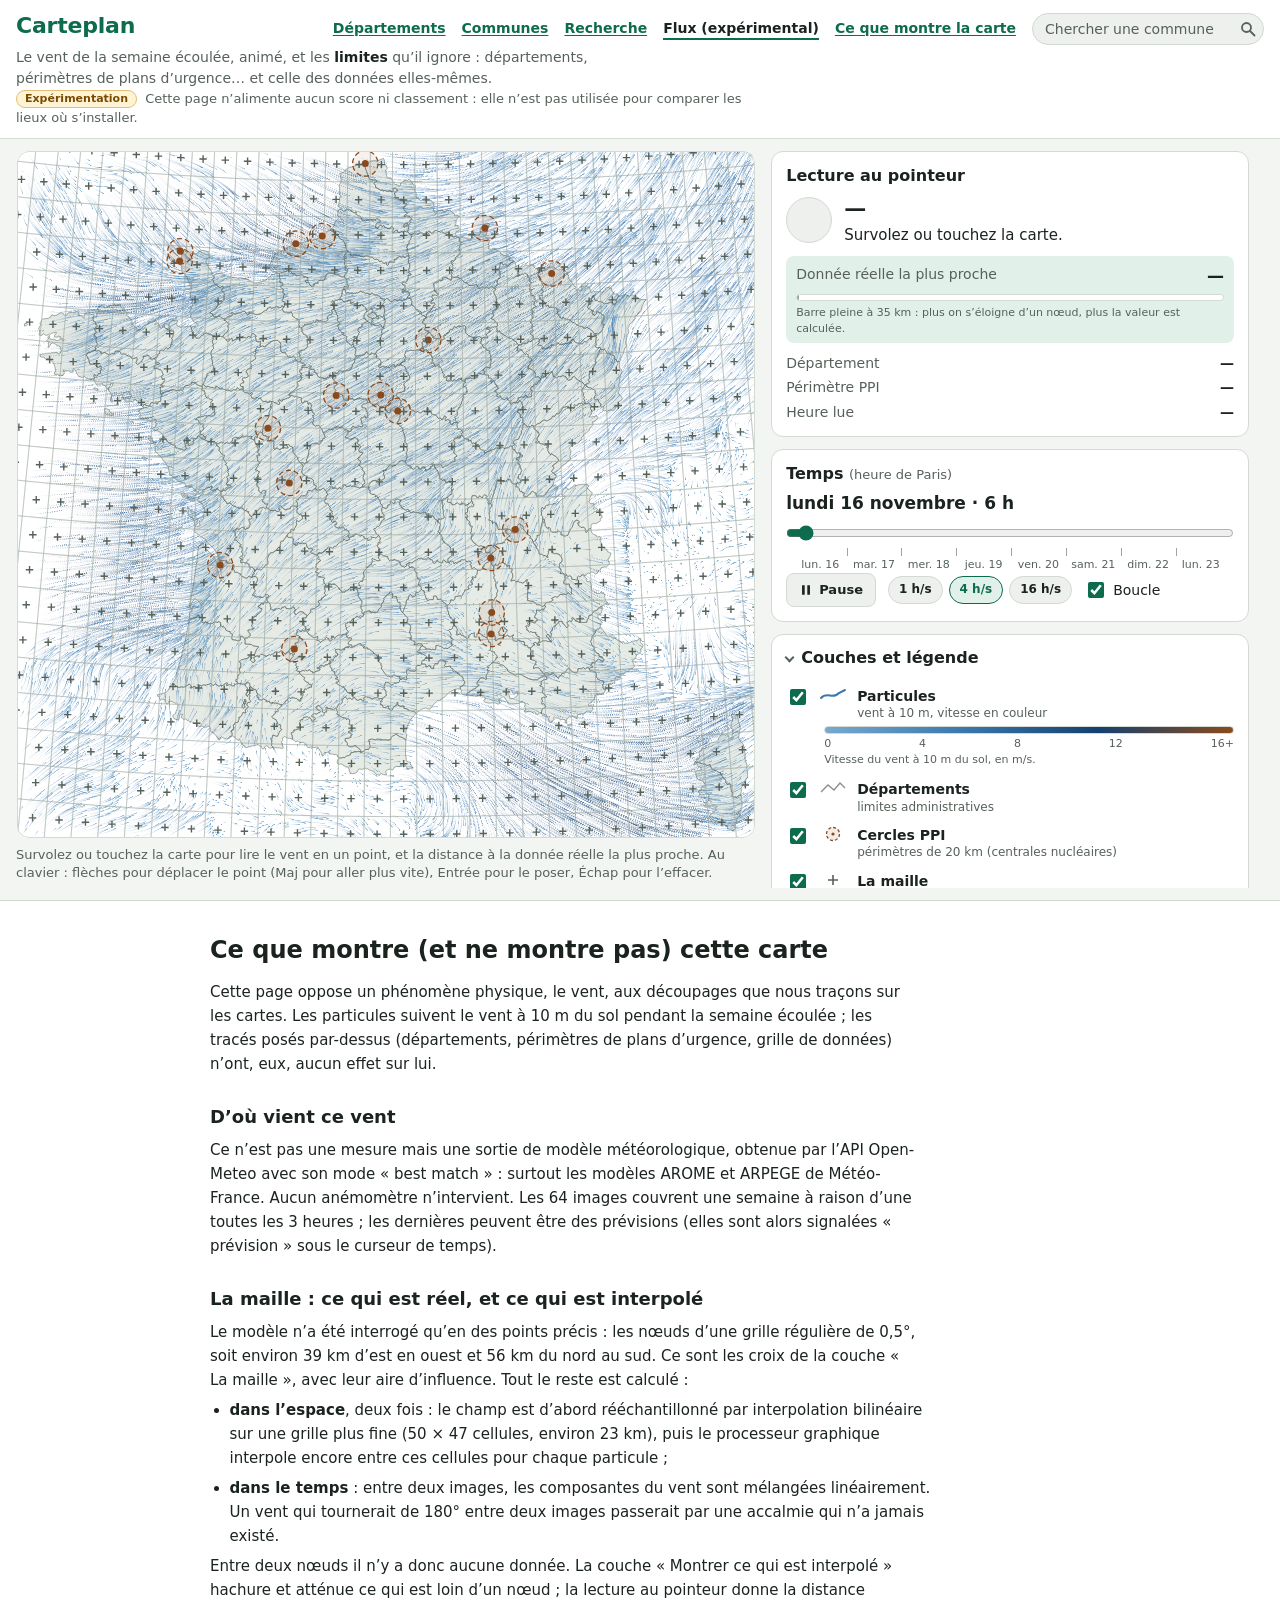
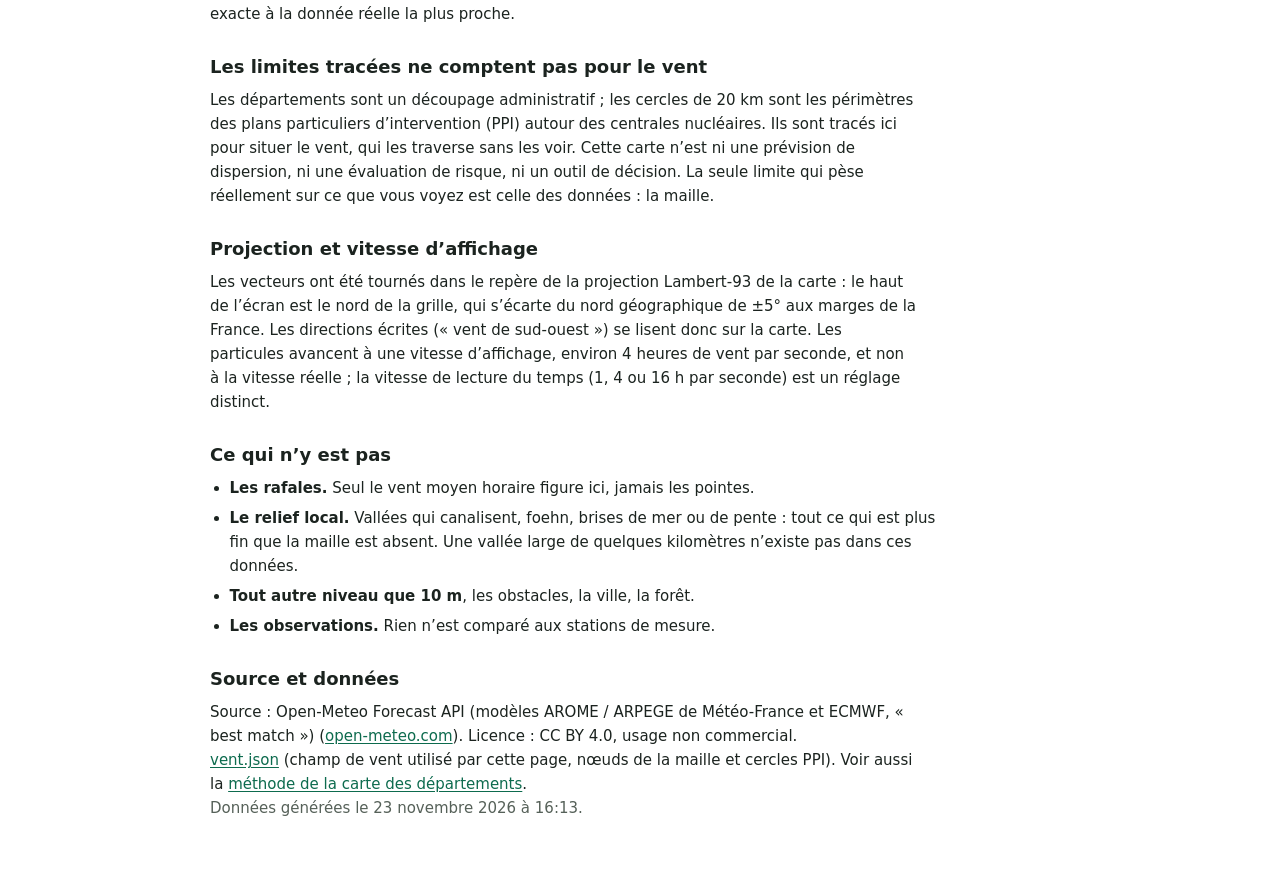
<file: web/flux.html>
<!doctype html>
<html lang="fr">
<head>
  <meta charset="utf-8">
  <meta name="viewport" content="width=device-width, initial-scale=1">
  <meta name="color-scheme" content="light dark">
  <title>Carteplan — Flux &amp; limites</title>
  <meta name="description" content="Le vent de la semaine écoulée sur la France, animé en particules, et les limites qu’il ignore : départements, périmètres de plans d’urgence nucléaires, et la maille des données elles-mêmes.">
  <link rel="icon" href="data:image/svg+xml,%3Csvg xmlns='http://www.w3.org/2000/svg' viewBox='0 0 16 16'%3E%3Crect width='16' height='16' rx='3' fill='%231b7a5a'/%3E%3Cpath d='M4 11l2-6 3 3 3-4v7z' fill='%23f2e6b1'/%3E%3C/svg%3E">
  <link rel="stylesheet" href="style.css">
  <script type="module" src="js/header-search.js"></script>
  <script type="module" src="js/flux/main.js"></script>
</head>
<body>
  <nav class="skip" aria-label="Accès rapide">
    <a href="#stage-title" data-jump>Carte du vent</a>
    <a href="#time-title" data-jump>Temps et couches</a>
    <a href="#methode" data-jump>Ce que montre cette carte</a>
  </nav>

  <div class="shell">
    <header class="top">
      <h1>Carteplan</h1>
      <p class="tagline">Le vent de la semaine écoulée, animé, et les <strong>limites</strong> qu’il ignore : départements, périmètres de plans d’urgence… et celle des données elles-mêmes.</p>
      <div class="top-tools">
        <nav class="top-nav" aria-label="Pages du site">
          <a href="index.html">Départements</a>
          <a href="communes.html">Communes</a>
          <a href="recherche.html">Recherche</a>
          <a href="flux.html" aria-current="page">Flux (expérimental)</a>
          <a href="#methode" data-jump>Ce que montre la carte</a>
        </nav>
        <form class="top-search" id="top-search" role="search" aria-label="Rechercher une commune" action="recherche.html" method="get">
          <label class="sr-only" for="top-q">Rechercher une commune</label>
          <input id="top-q" name="q" type="search" placeholder="Chercher une commune" autocomplete="off" spellcheck="false" enterkeyhint="search" maxlength="100">
          <button type="submit" class="top-search-go" aria-label="Lancer la recherche"><svg viewBox="0 0 16 16" width="16" height="16" aria-hidden="true" focusable="false"><circle cx="6.5" cy="6.5" r="4.5" fill="none" stroke="currentColor" stroke-width="1.8"/><path d="M10 10l4.5 4.5" stroke="currentColor" stroke-width="1.8" stroke-linecap="round"/></svg></button>
        </form>
      </div>
      <p class="exp-note"><span class="badge warn">Expérimentation</span> Cette page n’alimente aucun score ni classement : elle n’est pas utilisée pour comparer les lieux où s’installer.</p>
    </header>

    <main class="app flux-app">
      <section class="map-col" aria-labelledby="stage-title">
        <h2 id="stage-title" class="sr-only" tabindex="-1">Carte du vent</h2>
        <p id="notice" class="notice" role="status" hidden>
          <strong>Données en cours de génération.</strong> Le vent de la semaine est produit automatiquement chaque semaine ; la page sera disponible dès qu’il aura été publié.
        </p>
        <p id="load-error" class="notice" role="alert" hidden>Impossible de lire les données du vent (data/flux/vent.json). Réessayez plus tard.</p>
        <p id="gl-notice" class="notice" role="status" hidden></p>
        <p id="motion-note" class="notice" role="status" hidden>Animation désactivée par vos réglages (mouvement réduit) : des flèches remplacent les particules. « Lecture » les anime.</p>
        <div class="flux-box">
          <div id="stage" class="flux-stage" tabindex="0" role="group" aria-label="Carte interactive du vent" aria-describedby="stage-hint"><p class="muted map-loading">Chargement du vent…</p></div>
          <p id="stage-hint" class="flux-hint muted small">Survolez ou touchez la carte pour lire le vent en un point, et la distance à la donnée réelle la plus proche. <span class="kbd-hint">Au clavier : flèches pour déplacer le point (Maj pour aller plus vite), Entrée pour le poser, Échap pour l’effacer.</span></p>
        </div>
      </section>

      <div class="side flux-side">
        <div class="side-scroll">
          <div id="readout"></div>
          <div id="time"></div>
          <div id="layers"></div>
        </div>
      </div>
    </main>
  </div>

  <section id="methode" class="method" tabindex="-1" aria-labelledby="methode-title">
    <div class="method-inner">
      <h2 id="methode-title">Ce que montre (et ne montre pas) cette carte</h2>
      <p>Cette page oppose un phénomène physique, le vent, aux découpages que nous traçons sur les cartes. Les particules suivent le vent à 10 m du sol pendant la semaine écoulée ; les tracés posés par-dessus (départements, périmètres de plans d’urgence, grille de données) n’ont, eux, aucun effet sur lui.</p>

      <h3>D’où vient ce vent</h3>
      <p>Ce n’est pas une mesure mais une sortie de modèle météorologique, obtenue par l’API Open-Meteo avec son mode « best match » : surtout les modèles AROME et ARPEGE de Météo-France. Aucun anémomètre n’intervient. Les <span id="frames-n">…</span> images couvrent une semaine à raison d’une toutes les 3&nbsp;heures ; les dernières peuvent être des prévisions (elles sont alors signalées « prévision » sous le curseur de temps).</p>

      <h3>La maille : ce qui est réel, et ce qui est interpolé</h3>
      <p>Le modèle n’a été interrogé qu’en des points précis : les nœuds d’une grille régulière de 0,5°, soit environ <span id="grid-km">45&nbsp;km</span>. Ce sont les croix de la couche « La maille », avec leur aire d’influence. Tout le reste est calculé :</p>
      <ul>
        <li><strong>dans l’espace</strong>, deux fois : le champ est d’abord rééchantillonné par interpolation bilinéaire sur une grille plus fine (50&nbsp;×&nbsp;47 cellules, environ 23&nbsp;km), puis le processeur graphique interpole encore entre ces cellules pour chaque particule ;</li>
        <li><strong>dans le temps</strong> : entre deux images, les composantes du vent sont mélangées linéairement. Un vent qui tournerait de 180° entre deux images passerait par une accalmie qui n’a jamais existé.</li>
      </ul>
      <p>Entre deux nœuds il n’y a donc aucune donnée. La couche « Montrer ce qui est interpolé » hachure et atténue ce qui est loin d’un nœud ; la lecture au pointeur donne la distance exacte à la donnée réelle la plus proche.</p>

      <h3>Les limites tracées ne comptent pas pour le vent</h3>
      <p>Les départements sont un découpage administratif ; les cercles de 20&nbsp;km sont les périmètres des plans particuliers d’intervention (PPI) autour des centrales nucléaires. Ils sont tracés ici pour situer le vent, qui les traverse sans les voir. Cette carte n’est ni une prévision de dispersion, ni une évaluation de risque, ni un outil de décision. La seule limite qui pèse réellement sur ce que vous voyez est celle des données : la maille.</p>

      <h3>Projection et vitesse d’affichage</h3>
      <p>Les vecteurs ont été tournés dans le repère de la projection Lambert-93 de la carte : le haut de l’écran est le nord de la grille, qui s’écarte du nord géographique de ±5° aux marges de la France. Les directions écrites (« vent de sud-ouest ») se lisent donc sur la carte. Les particules avancent à une vitesse d’affichage, environ <span data-flow>4</span>&nbsp;heures de vent par seconde, et non à la vitesse réelle ; la vitesse de lecture du temps (1, 4 ou 16&nbsp;h par seconde) est un réglage distinct.</p>

      <h3>Ce qui n’y est pas</h3>
      <ul>
        <li><strong>Les rafales.</strong> Seul le vent moyen horaire figure ici, jamais les pointes.</li>
        <li><strong>Le relief local.</strong> Vallées qui canalisent, foehn, brises de mer ou de pente : tout ce qui est plus fin que la maille est absent. Une vallée large de quelques kilomètres n’existe pas dans ces données.</li>
        <li><strong>Tout autre niveau que 10&nbsp;m</strong>, les obstacles, la ville, la forêt.</li>
        <li><strong>Les observations.</strong> Rien n’est comparé aux stations de mesure.</li>
      </ul>

      <h3>Source et données</h3>
      <p>Source : <span id="src-label">Open-Meteo</span> (<a id="src-link" href="https://open-meteo.com/en/docs" target="_blank" rel="noopener noreferrer">open-meteo.com</a>). Licence : <span id="src-licence">CC BY 4.0, usage non commercial</span>.</p>
      <p>
        <a href="data/flux/vent.json" download>vent.json</a> (champ de vent utilisé par cette page, nœuds de la maille et cercles PPI).
        Voir aussi la <a href="index.html#methode">méthode de la carte des départements</a>.
      </p>
      <p id="generated" class="muted"></p>
    </div>
  </section>

  <noscript><p class="notice">Carteplan a besoin de JavaScript pour animer le vent.</p></noscript>
</body>
</html>
</file>
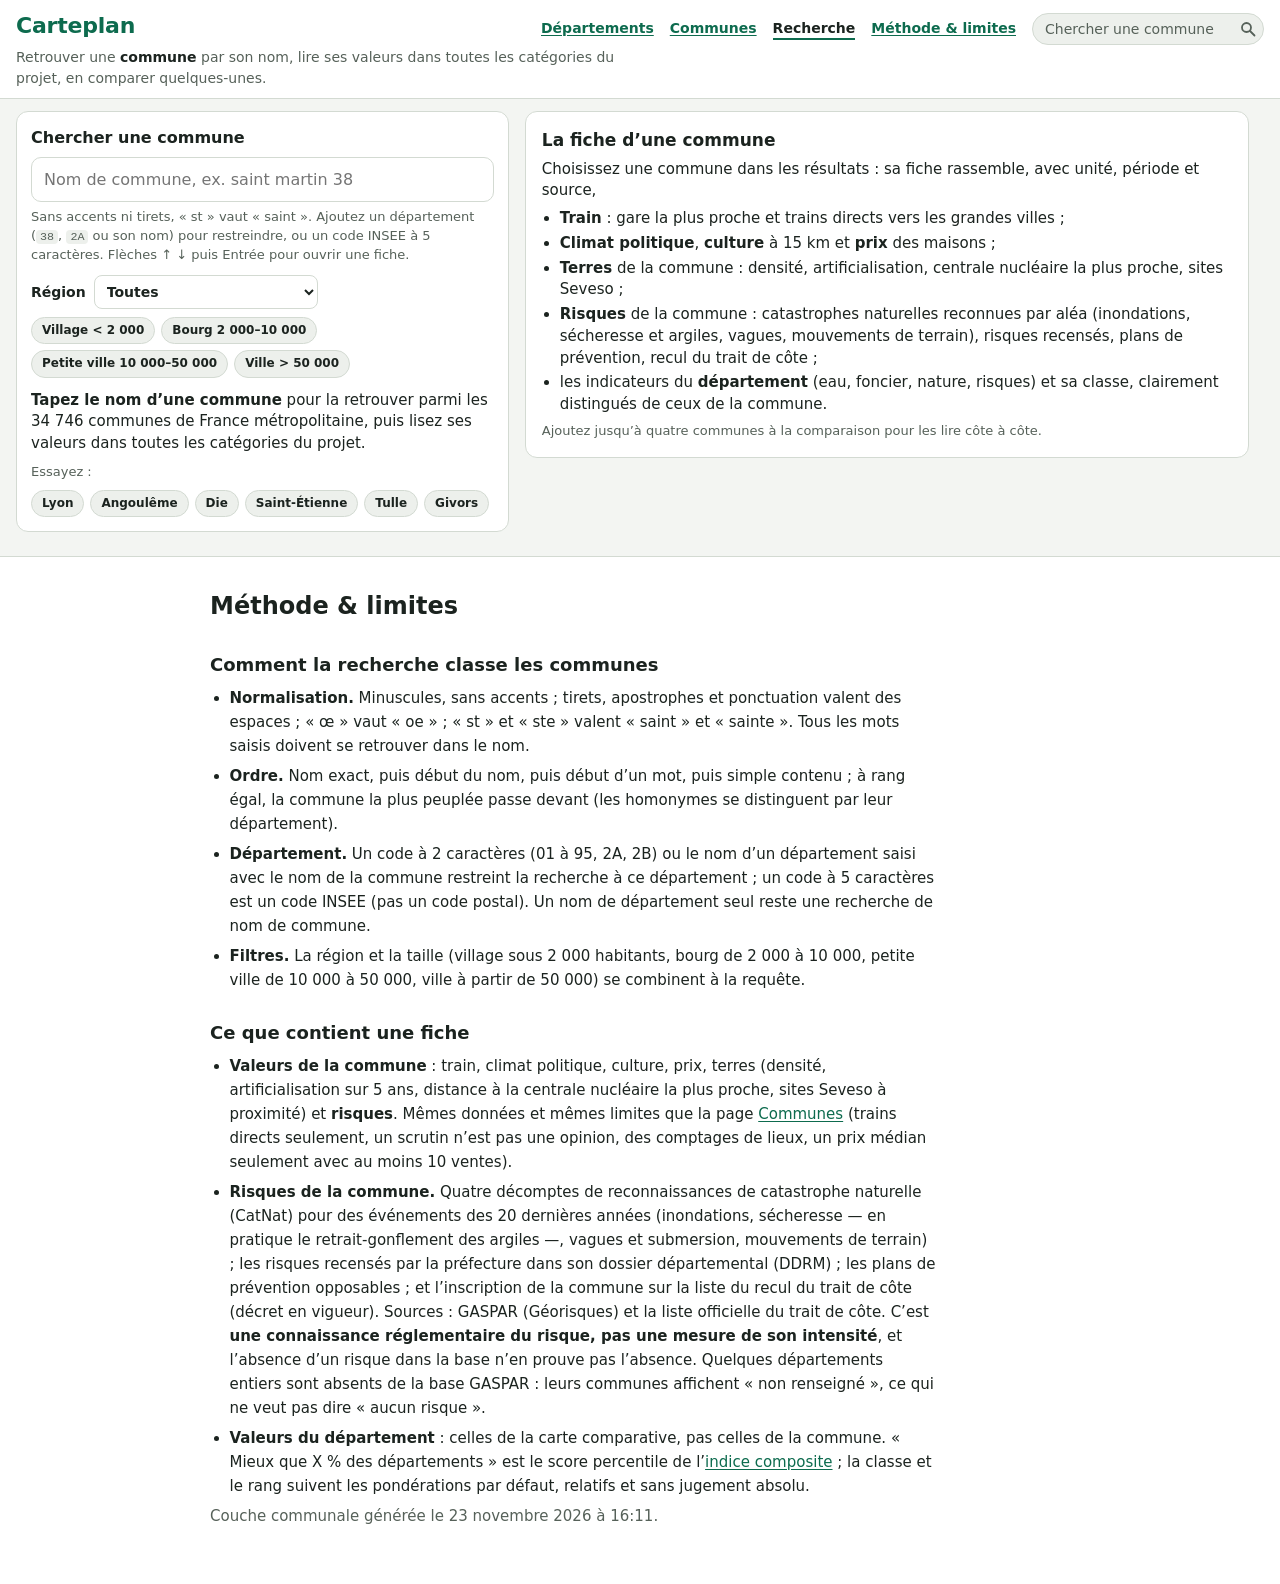
<file: web/recherche.html>
<!doctype html>
<html lang="fr">
<head>
  <meta charset="utf-8">
  <meta name="viewport" content="width=device-width, initial-scale=1">
  <meta name="color-scheme" content="light dark">
  <title>Carteplan — rechercher une commune</title>
  <meta name="description" content="Retrouver une commune par son nom, puis lire ses valeurs dans toutes les catégories du projet : train, climat politique, culture, prix, risques, indicateurs du département. Comparer jusqu’à quatre communes.">
  <link rel="icon" href="data:image/svg+xml,%3Csvg xmlns='http://www.w3.org/2000/svg' viewBox='0 0 16 16'%3E%3Crect width='16' height='16' rx='3' fill='%231b7a5a'/%3E%3Cpath d='M4 11l2-6 3 3 3-4v7z' fill='%23f2e6b1'/%3E%3C/svg%3E">
  <link rel="stylesheet" href="style.css">
  <script type="module" src="js/header-search.js"></script>
  <script type="module" src="js/recherche/main.js"></script>
</head>
<body>
  <nav class="skip" aria-label="Accès rapide">
    <a href="#q" data-jump>Champ de recherche</a>
    <a href="#fiche-zone" data-jump>Fiche de la commune</a>
    <a href="#compare" data-jump>Comparaison</a>
    <a href="#methode" data-jump>Méthode et limites</a>
  </nav>

  <div class="shell rech-shell">
    <header class="top">
      <h1>Carteplan</h1>
      <p class="tagline">Retrouver une <strong>commune</strong> par son nom, lire ses valeurs dans toutes les catégories du projet, en comparer quelques-unes.</p>
      <div class="top-tools">
        <nav class="top-nav" aria-label="Pages du site">
          <a href="index.html">Départements</a>
          <a href="communes.html">Communes</a>
          <a href="recherche.html" aria-current="page">Recherche</a>
          <a href="#methode" data-jump>Méthode &amp; limites</a>
        </nav>
        <form class="top-search" id="top-search" data-here role="search" aria-label="Rechercher une commune" action="recherche.html" method="get">
          <label class="sr-only" for="top-q">Rechercher une commune</label>
          <input id="top-q" name="q" type="search" placeholder="Chercher une commune" autocomplete="off" spellcheck="false" enterkeyhint="search" maxlength="100">
          <button type="submit" class="top-search-go" aria-label="Lancer la recherche"><svg viewBox="0 0 16 16" width="16" height="16" aria-hidden="true" focusable="false"><circle cx="6.5" cy="6.5" r="4.5" fill="none" stroke="currentColor" stroke-width="1.8"/><path d="M10 10l4.5 4.5" stroke="currentColor" stroke-width="1.8" stroke-linecap="round"/></svg></button>
        </form>
      </div>
    </header>

    <main class="rech-app" id="app">
      <div class="rech-top">
      <section class="card rech-search" aria-labelledby="search-title">
        <h2 id="search-title" class="rech-h"><label for="q">Chercher une commune</label></h2>
        <input id="q" class="rech-input" type="search" role="combobox" aria-autocomplete="list" aria-expanded="false" aria-controls="rech-list" aria-describedby="q-help" autocomplete="off" autocapitalize="off" spellcheck="false" enterkeyhint="search" maxlength="100" placeholder="Nom de commune, ex. saint martin 38">
        <p id="q-help" class="muted small rech-help">Sans accents ni tirets, « st » vaut « saint ». Ajoutez un département (<code>38</code>, <code>2A</code> ou son nom) pour restreindre, ou un code INSEE à 5 caractères. Flèches ↑ ↓ puis Entrée pour ouvrir une fiche.</p>
        <p id="load-error" class="notice" role="alert" hidden>Impossible de charger l’index des communes (data/communes/noms.json). Réessayez plus tard.</p>

        <div class="rech-filters" id="filters" hidden>
          <label class="rech-region"><span>Région</span>
            <select id="f-region"><option value="">Toutes</option></select>
          </label>
          <div class="pills" id="f-sizes" role="group" aria-label="Taille de la commune"></div>
        </div>

        <p id="rech-count" class="rech-count" aria-hidden="true"></p>
        <p id="rech-status" class="sr-only" role="status" aria-live="polite"></p>

        <div id="rech-empty" class="rech-empty" hidden></div>
        <div id="rech-body" class="rech-body">
          <p id="rech-none" class="rech-none muted" hidden></p>
          <div id="rech-list" class="rech-list" role="listbox" aria-label="Communes trouvées"></div>
          <p class="rech-more"><button type="button" id="rech-more" class="btn" hidden>Afficher plus</button></p>
        </div>
      </section>

      <div id="fiche-zone" class="rech-fiche-zone" tabindex="-1">
        <aside id="fiche" class="card rech-fiche" aria-labelledby="fiche-title" hidden></aside>
        <div id="fiche-ph" class="card rech-ph">
          <h2>La fiche d’une commune</h2>
          <p>Choisissez une commune dans les résultats : sa fiche rassemble, avec unité, période et source,</p>
          <ul>
            <li><strong>Train</strong> : gare la plus proche et trains directs vers les grandes villes ;</li>
            <li><strong>Climat politique</strong>, <strong>culture</strong> à 15&nbsp;km et <strong>prix</strong> des maisons ;</li>
            <li><strong>Terres</strong> de la commune : densité, artificialisation, centrale nucléaire la plus proche, sites Seveso ;</li>
            <li><strong>Risques</strong> de la commune : catastrophes naturelles reconnues par aléa (inondations, sécheresse et argiles, vagues, mouvements de terrain), risques recensés, plans de prévention, recul du trait de côte ;</li>
            <li>les indicateurs du <strong>département</strong> (eau, foncier, nature, risques) et sa classe, clairement distingués de ceux de la commune.</li>
          </ul>
          <p class="muted small">Ajoutez jusqu’à quatre communes à la comparaison pour les lire côte à côte.</p>
        </div>
      </div>

      </div>

      <section id="compare" class="card rech-compare" aria-labelledby="compare-title" tabindex="-1" hidden>
        <div class="rech-cmp-head">
          <h2 id="compare-title">Comparaison</h2>
          <span id="compare-count" class="muted small"></span>
          <button type="button" id="compare-clear" class="btn ghost tiny">Tout retirer</button>
        </div>
        <div id="compare-body"></div>
      </section>
    </main>
  </div>

  <section id="methode" class="method" tabindex="-1" aria-labelledby="methode-title">
    <div class="method-inner">
      <h2 id="methode-title">Méthode &amp; limites</h2>
      <h3>Comment la recherche classe les communes</h3>
      <ul>
        <li><strong>Normalisation.</strong> Minuscules, sans accents ; tirets, apostrophes et ponctuation valent des espaces ; « œ » vaut « oe » ; « st » et « ste » valent « saint » et « sainte ». Tous les mots saisis doivent se retrouver dans le nom.</li>
        <li><strong>Ordre.</strong> Nom exact, puis début du nom, puis début d’un mot, puis simple contenu ; à rang égal, la commune la plus peuplée passe devant (les homonymes se distinguent par leur département).</li>
        <li><strong>Département.</strong> Un code à 2 caractères (01 à 95, 2A, 2B) ou le nom d’un département saisi avec le nom de la commune restreint la recherche à ce département ; un code à 5 caractères est un code INSEE (pas un code postal). Un nom de département seul reste une recherche de nom de commune.</li>
        <li><strong>Filtres.</strong> La région et la taille (village sous 2&nbsp;000 habitants, bourg de 2&nbsp;000 à 10&nbsp;000, petite ville de 10&nbsp;000 à 50&nbsp;000, ville à partir de 50&nbsp;000) se combinent à la requête.</li>
      </ul>
      <h3>Ce que contient une fiche</h3>
      <ul>
        <li><strong>Valeurs de la commune</strong> : train, climat politique, culture, prix, terres (densité, artificialisation sur 5&nbsp;ans, distance à la centrale nucléaire la plus proche, sites Seveso à proximité) et <strong>risques</strong>. Mêmes données et mêmes limites que la page <a href="communes.html#methode">Communes</a> (trains directs seulement, un scrutin n’est pas une opinion, des comptages de lieux, un prix médian seulement avec au moins 10 ventes).</li>
        <li><strong>Risques de la commune.</strong> Quatre décomptes de reconnaissances de catastrophe naturelle (CatNat) pour des événements des 20 dernières années (inondations, sécheresse — en pratique le retrait-gonflement des argiles —, vagues et submersion, mouvements de terrain) ; les risques recensés par la préfecture dans son dossier départemental (DDRM) ; les plans de prévention opposables ; et l’inscription de la commune sur la liste du recul du trait de côte (décret en vigueur). Sources : GASPAR (Géorisques) et la liste officielle du trait de côte. C’est <strong>une connaissance réglementaire du risque, pas une mesure de son intensité</strong>, et l’absence d’un risque dans la base n’en prouve pas l’absence. Quelques départements entiers sont absents de la base GASPAR : leurs communes affichent « non renseigné », ce qui ne veut pas dire « aucun risque ».</li>
        <li><strong>Valeurs du département</strong> : celles de la carte comparative, pas celles de la commune. « Mieux que X&nbsp;% des départements » est le score percentile de l’<a href="index.html#methode">indice composite</a> ; la classe et le rang suivent les pondérations par défaut, relatifs et sans jugement absolu.</li>
      </ul>
      <p id="generated" class="muted"></p>
    </div>
  </section>

  <noscript><p class="notice">Carteplan a besoin de JavaScript pour chercher une commune.</p></noscript>
</body>
</html>
</file>
<file: web/style.css>
/* Carteplan — thème clair/sombre via variables sur :root (prefers-color-scheme). */
:root {
  color-scheme: light dark;
  --font: system-ui, -apple-system, "Segoe UI", Roboto, "Helvetica Neue", Arial, "Noto Sans", sans-serif;

  --bg: #f3f5f2;
  --surface: #ffffff;
  --surface-2: #edf0ec;
  --text: #1b231f;
  --muted: #566159;
  --line: #d3dad2;
  --accent: #0d6b4e;
  --accent-ink: #ffffff;
  --accent-soft: #e1f0e8;
  --focus: #1456c4;
  --ring: #111111; /* contour de sélection */
  --halo: #ffffff;
  --warn: #7a4a00;
  --warn-bg: #fff3d6;
  --warn-line: #e3be72;

  /* indice composite : eau/végétation → terre sèche (1 = très favorable) */
  --c1: #1b7a5a; --c1-ink: #ffffff;
  --c2: #8cc9a0; --c2-ink: #10251a;
  --c3: #f2e6b1; --c3-ink: #2b2610;
  --c4: #e0a458; --c4-ink: #2b1a05;
  --c5: #8c4a1c; --c5-ink: #ffffff;
  /* mode « un indicateur » : rampe séquentielle (clair = valeurs basses) */
  --s1: #e6eff7; --s2: #b3cfe5; --s3: #78a9cf; --s4: #3c78ad; --s5: #14416f;

  --neutral: #d9ddd8;
  --hatch-bg: #eceeea;
  --hatch-line: #9aa59d;
  --map-line: rgba(27, 35, 31, 0.5);
  --label-halo: rgba(255, 255, 255, 0.9);

  /* page communes : fond de carte, points, villes de référence */
  --base-fill: #e7ebe6;
  --base-on: #d6e8dc;
  --base-line: #c0c9bf;
  --dot-faint: rgba(27, 35, 31, 0.3);
  --hub: #8c4a1c;

  /* page flux : le sol (la silhouette des départements) sous les particules */
  --flux-land: #e7ebe6;
}

@media (prefers-color-scheme: dark) {
  :root:not([data-theme="light"]) {
    --bg: #0f1311;
    --surface: #171d1a;
    --surface-2: #212a25;
    --text: #e8eee9;
    --muted: #a3b0a7;
    --line: #333e37;
    --accent: #4fc29c;
    --accent-ink: #04130d;
    --accent-soft: #17332a;
    --focus: #8db3ff;
    --ring: #ffffff;
    --halo: #0b0e0d;
    --warn: #f0c46b;
    --warn-bg: #2d2410;
    --warn-line: #5f4b1c;

    --c1: #2f9d79; --c1-ink: #04130d;
    --c2: #7cbf93; --c2-ink: #0a1d13;
    --c3: #e0d390; --c3-ink: #231f0a;
    --c4: #dda04f; --c4-ink: #26160a;
    --c5: #a85f2b; --c5-ink: #ffffff;
    --s1: #2a4258; --s2: #35688d; --s3: #4a93c4; --s4: #86bde3; --s5: #cde3f7;

    --neutral: #353d38;
    --hatch-bg: #232a26;
    --hatch-line: #6c7a71;
    --map-line: rgba(8, 12, 10, 0.85);
    --label-halo: rgba(11, 14, 13, 0.88);
    --base-fill: #1c2420;
    --base-on: #202f28;
    --base-line: #3c4943;
    --dot-faint: rgba(232, 238, 233, 0.34);
    --hub: #e0a458;
    --flux-land: #28332d;
    color-scheme: dark;
  }
}
/* même palette quand le thème sombre est choisi explicitement */
:root[data-theme="dark"] {
  --bg: #0f1311;
  --surface: #171d1a;
  --surface-2: #212a25;
  --text: #e8eee9;
  --muted: #a3b0a7;
  --line: #333e37;
  --accent: #4fc29c;
  --accent-ink: #04130d;
  --accent-soft: #17332a;
  --focus: #8db3ff;
  --ring: #ffffff;
  --halo: #0b0e0d;
  --warn: #f0c46b;
  --warn-bg: #2d2410;
  --warn-line: #5f4b1c;

  --c1: #2f9d79; --c1-ink: #04130d;
  --c2: #7cbf93; --c2-ink: #0a1d13;
  --c3: #e0d390; --c3-ink: #231f0a;
  --c4: #dda04f; --c4-ink: #26160a;
  --c5: #a85f2b; --c5-ink: #ffffff;
  --s1: #2a4258; --s2: #35688d; --s3: #4a93c4; --s4: #86bde3; --s5: #cde3f7;

  --neutral: #353d38;
  --hatch-bg: #232a26;
  --hatch-line: #6c7a71;
  --map-line: rgba(8, 12, 10, 0.85);
  --label-halo: rgba(11, 14, 13, 0.88);
  --base-fill: #1c2420;
  --base-on: #202f28;
  --base-line: #3c4943;
  --dot-faint: rgba(232, 238, 233, 0.34);
  --hub: #e0a458;
  --flux-land: #28332d;
  color-scheme: dark;
}

*, *::before, *::after { box-sizing: border-box; }
[hidden] { display: none !important; }
body { margin: 0; font: 15px/1.45 var(--font); background: var(--bg); color: var(--text); }
h1, h2, h3, h4, p, ul, ol, dl, dd { margin: 0; }
button, select, input { font: inherit; color: inherit; }
a { color: var(--accent); text-underline-offset: 2px; }
:focus-visible { outline: 3px solid var(--focus); outline-offset: 2px; }
.sr-only { position: absolute; width: 1px; height: 1px; overflow: hidden; clip: rect(0 0 0 0); white-space: nowrap; }
.muted { color: var(--muted); }
.small { font-size: 0.8125rem; }

/* liens d'accès rapide */
.skip a { position: absolute; left: 8px; top: -100px; z-index: 100; padding: 8px 12px; border-radius: 8px; background: var(--surface); border: 2px solid var(--focus); }
.skip a:focus { top: 8px; }

/* ---------- mise en page ---------- */
.shell { display: flex; flex-direction: column; }
.top { display: grid; grid-template-columns: auto minmax(0, 1fr) auto; align-items: baseline; gap: 2px 16px; padding: 10px 16px; background: var(--surface); border-bottom: 1px solid var(--line); }
h1 { font-size: 1.375rem; letter-spacing: -0.01em; color: var(--accent); }
.tagline { color: var(--muted); font-size: 0.875rem; max-width: 72ch; }
.tagline strong { color: var(--text); }
.top-link { font-weight: 600; font-size: 0.875rem; white-space: nowrap; }
.top-tools { display: flex; flex-wrap: wrap; align-items: center; justify-content: flex-end; gap: 4px 16px; min-width: 0; }
.top-nav { display: flex; flex-wrap: wrap; justify-content: flex-end; gap: 2px 16px; font-weight: 600; font-size: 0.875rem; }
.top-nav a { white-space: nowrap; }
.top-nav a[aria-current="page"] { color: var(--text); text-decoration: none; border-bottom: 2px solid var(--accent); }

/* champ de recherche de l'en-tête (toutes les pages) */
.top-search { position: relative; display: flex; align-items: center; }
.top-search input { width: 14.5rem; max-width: 100%; padding: 5px 30px 5px 12px; border: 1px solid var(--line); border-radius: 999px; background: var(--surface-2); font-size: 0.875rem; transition: width 0.15s; }
.top-search input:focus { width: 17rem; background: var(--surface); }
.top-search input::placeholder { color: var(--muted); }
.top-search-go { position: absolute; right: 3px; display: grid; place-items: center; width: 26px; height: 26px; padding: 0; border: 0; border-radius: 50%; background: none; color: var(--muted); cursor: pointer; }
.top-search-go:hover { color: var(--accent); }
.top-search-toggle { display: none; place-items: center; width: 40px; height: 40px; padding: 0; border: 1px solid var(--line); border-radius: 10px; background: var(--surface-2); color: var(--text); cursor: pointer; }
.top-search-toggle[aria-expanded="true"] { border-color: var(--accent); color: var(--accent); }
/* écrans moyens : le slogan passe sous la ligne titre + navigation + recherche */
@media (min-width: 720px) and (max-width: 1399px) {
  .top { grid-template-columns: auto minmax(0, 1fr); }
  .top-tools { grid-column: 2; grid-row: 1; }
  .tagline { grid-column: 1 / -1; grid-row: 2; }
}
@media (max-width: 719px) {
  .top { grid-template-columns: minmax(0, 1fr) auto; align-items: center; }
  .top h1 { grid-column: 1; grid-row: 1; }
  .top-search-toggle { display: grid; grid-column: 2; grid-row: 1; }
  .top-tools { grid-column: 1 / -1; grid-row: 2; flex-direction: column; align-items: stretch; gap: 8px; }
  .top-tools .top-search { order: -1; }
  .top-search input, .top-search input:focus { width: 100%; padding: 8px 34px 8px 14px; font-size: 1rem; }
  .top-search-go { right: 5px; width: 30px; height: 30px; }
  .top-search.collapsed { display: none; }
  .top-nav { justify-content: flex-start; }
  .tagline { grid-column: 1 / -1; grid-row: 3; }
}

.app { flex: 1; min-height: 0; display: grid; grid-template-columns: minmax(0, 1fr); gap: 16px; padding: 12px 16px 20px; }
.map-col { display: flex; flex-direction: column; gap: 8px; min-width: 0; min-height: 0; }
.side, .side-scroll { display: flex; flex-direction: column; gap: 12px; min-width: 0; }

@media (min-width: 960px) {
  .shell { height: 100vh; height: 100dvh; min-height: 640px; }
  .app { grid-template-columns: minmax(0, 3fr) minmax(360px, 2fr); padding-bottom: 12px; }
  .side { min-height: 0; }
  .side-scroll { flex: 1; min-height: 0; overflow-y: auto; scrollbar-gutter: stable; padding-bottom: 4px; }
  .map-wrap { flex: 1 1 0; min-height: 0; }
}

/* ---------- barre d'outils ---------- */
.toolbar { display: flex; flex-wrap: wrap; align-items: center; gap: 8px 16px; }
.field { display: flex; align-items: center; gap: 8px; flex: 1 1 260px; min-width: 0; max-width: 520px; }
.field span { font-weight: 600; font-size: 0.875rem; }
select { flex: 1; min-width: 0; padding: 7px 8px; border: 1px solid var(--line); border-radius: 8px; background: var(--surface); }
select:disabled { opacity: 0.6; }
.check { display: flex; align-items: center; gap: 6px; font-size: 0.875rem; cursor: pointer; }
.check input { width: 16px; height: 16px; accent-color: var(--accent); }
.notice { background: var(--warn-bg); color: var(--warn); border: 1px solid var(--warn-line); border-radius: 10px; padding: 8px 12px; font-size: 0.875rem; }
.fatal { padding: 24px; color: var(--warn); }

/* ---------- carte ---------- */
.map-wrap { position: relative; aspect-ratio: 1000 / 931; }
@media (min-width: 960px) { .map-wrap { aspect-ratio: auto; } }
.map-svg { position: absolute; inset: 0; width: 100%; height: 100%; display: block; }
.dep { fill: var(--neutral); stroke: var(--map-line); stroke-width: 0.7; vector-effect: non-scaling-stroke; cursor: pointer; outline: none; transition: fill 0.25s; }
.dep[data-f="c1"] { fill: var(--c1); } .dep[data-f="c2"] { fill: var(--c2); } .dep[data-f="c3"] { fill: var(--c3); }
.dep[data-f="c4"] { fill: var(--c4); } .dep[data-f="c5"] { fill: var(--c5); }
.dep[data-f="s1"] { fill: var(--s1); } .dep[data-f="s2"] { fill: var(--s2); } .dep[data-f="s3"] { fill: var(--s3); }
.dep[data-f="s4"] { fill: var(--s4); } .dep[data-f="s5"] { fill: var(--s5); }
.dep[data-f="na"] { fill: url(#hatch); }
.hatch-bg { fill: var(--hatch-bg); }
.hatch-line { stroke: var(--hatch-line); stroke-width: 2; }
.overlay path { fill: none; pointer-events: none; vector-effect: non-scaling-stroke; stroke-linejoin: round; }
.o-hover { stroke: var(--ring); stroke-width: 1.6; }
.o-halo { stroke: var(--halo); stroke-width: 6; }
.o-sel { stroke: var(--ring); stroke-width: 2.5; }
.o-focus { stroke: var(--focus); stroke-width: 3; }
.lbl { font: 600 12px var(--font); fill: var(--text); stroke: var(--label-halo); stroke-width: 3px; stroke-linejoin: round; paint-order: stroke; pointer-events: none; }
.no-labels .labels { display: none; }
@media (max-width: 700px) { .labels, .toolbar .check { display: none; } }

.tip { position: absolute; z-index: 5; max-width: 260px; display: flex; flex-direction: column; gap: 1px; padding: 6px 10px; font-size: 0.8125rem; background: var(--surface); border: 1px solid var(--line); border-radius: 8px; box-shadow: 0 4px 14px rgba(0, 0, 0, 0.2); pointer-events: none; }
.tip strong { font-size: 0.875rem; }

/* ---------- légende ---------- */
.legend { padding: 10px 14px 12px; background: var(--surface); border: 1px solid var(--line); border-radius: 12px; }
.legend-head { display: flex; flex-direction: column; gap: 1px; margin-bottom: 8px; font-size: 0.8125rem; }
.legend-head strong { font-size: 0.9375rem; }
.legend-msg { font-size: 0.875rem; }
.legend-list { list-style: none; margin: 0; padding: 0; display: grid; gap: 6px; }
.legend-list li { display: grid; grid-template-columns: 16px minmax(0, 1fr); gap: 0 10px; align-items: start; font-size: 0.75rem; line-height: 1.3; }
.legend-list li > div { display: flex; flex-direction: column; min-width: 0; }
.legend-list .row { display: flex; justify-content: space-between; align-items: baseline; gap: 8px; }
.legend-list b { font-size: 0.8125rem; }
.legend-list .ds, .legend-list .ct { color: var(--muted); }
.legend-list .ct { font-variant-numeric: tabular-nums; white-space: nowrap; }
.sw { display: block; width: 16px; height: 16px; margin-top: 1px; border-radius: 4px; border: 1px solid rgba(0, 0, 0, 0.2); }
.sw.na { background: repeating-linear-gradient(45deg, var(--hatch-line) 0 2px, var(--hatch-bg) 2px 6px); }
.legend-foot { display: flex; flex-wrap: wrap; gap: 4px 16px; margin-top: 8px; font-size: 0.75rem; }
.legend-na { display: inline-flex; align-items: center; gap: 6px; }
.legend-na .sw { margin: 0; width: 16px; height: 12px; }
.legend-warn { color: var(--warn); font-weight: 600; }

/* ---------- cartes / panneaux ---------- */
.card { background: var(--surface); border: 1px solid var(--line); border-radius: 12px; }
.panel > summary, .theme > summary { list-style: none; cursor: pointer; display: flex; align-items: center; gap: 8px; }
.panel > summary::-webkit-details-marker, .theme > summary::-webkit-details-marker { display: none; }
.panel > summary::before, .theme > summary::before { content: ""; flex: none; width: 7px; height: 7px; border: solid var(--muted); border-width: 0 2px 2px 0; transform: rotate(-45deg); transition: transform 0.15s; }
.panel[open] > summary::before, .theme[open] > summary::before { transform: rotate(45deg); }
.panel > summary { padding: 11px 14px; }
.panel h2 { font-size: 1rem; }
.panel-body { padding: 0 14px 14px; }

.btn { border: 1px solid var(--line); background: var(--surface-2); border-radius: 8px; padding: 6px 12px; font-weight: 600; font-size: 0.8125rem; cursor: pointer; }
.btn:hover:not(:disabled) { border-color: var(--accent); }
.btn:disabled { opacity: 0.5; cursor: default; }
.btn.ghost { background: transparent; }
.actions { display: flex; flex-wrap: wrap; align-items: center; gap: 8px; margin: 10px 0 6px; }
.flash { font-size: 0.8125rem; color: var(--accent); }

/* pondérations */
.theme { border-top: 1px solid var(--line); }
.theme > summary { padding: 9px 0 7px; justify-content: flex-start; }
.theme h3 { font-size: 0.875rem; flex: 1; }
.share { color: var(--muted); font-size: 0.75rem; }
.wrow { display: grid; grid-template-columns: minmax(0, 1fr) auto; column-gap: 10px; padding: 3px 0 9px; }
.wlabel { font-size: 0.8125rem; font-weight: 500; }
.wval { font-size: 0.8125rem; font-weight: 700; font-variant-numeric: tabular-nums; text-align: right; min-width: 3.2em; }
.wval.off { color: var(--muted); font-weight: 500; }
.wrow input[type="range"] { grid-column: 1 / -1; width: 100%; height: 24px; margin: 2px 0 0; accent-color: var(--accent); cursor: pointer; }
.wnote { grid-column: 1 / -1; font-size: 0.6875rem; color: var(--muted); }

/* panneau détail */
.detail-head { display: flex; justify-content: space-between; align-items: flex-start; gap: 12px; padding: 12px 14px 8px; }
.detail h2 { font-size: 1.25rem; line-height: 1.2; }
.detail h2:focus { outline: none; }
.detail h2:focus-visible { outline: 3px solid var(--focus); outline-offset: 3px; border-radius: 4px; }
.detail-region { color: var(--muted); font-size: 0.8125rem; }
.icon-btn { flex: none; width: 36px; height: 36px; border: 1px solid var(--line); border-radius: 8px; background: var(--surface-2); font-size: 1.375rem; line-height: 1; cursor: pointer; }
.icon-btn:hover { border-color: var(--accent); }
.detail-body { padding: 0 14px 14px; }
.detail-sum { display: grid; gap: 6px; margin: 4px 0 6px; }
.chip { display: inline-block; width: fit-content; padding: 3px 12px; border-radius: 999px; font-weight: 700; font-size: 0.875rem; }
.detail-rank { display: flex; flex-wrap: wrap; align-items: baseline; gap: 2px 12px; }
.detail-rank strong { font-size: 1.375rem; font-variant-numeric: tabular-nums; }
.theme-block h3 { display: flex; justify-content: space-between; gap: 8px; margin-top: 14px; padding-bottom: 4px; border-bottom: 1px solid var(--line); font-size: 0.875rem; }
.theme-score { color: var(--muted); font-weight: 500; font-variant-numeric: tabular-nums; }
.ind-list { list-style: none; margin: 0; padding: 0; }
.ind { margin: 0 -6px; padding: 8px 6px 7px; border-radius: 8px; }
.ind.active { background: var(--accent-soft); }
.ind.off .ind-label, .ind.off .ind-val { opacity: 0.6; }
.ind-head { display: flex; justify-content: space-between; align-items: baseline; gap: 12px; font-size: 0.875rem; }
.ind-label { font-weight: 500; min-width: 0; }
.ind-val { font-weight: 700; text-align: right; white-space: nowrap; font-variant-numeric: tabular-nums; }
.bar { height: 7px; margin: 5px 0 3px; border-radius: 4px; background: var(--surface-2); border: 1px solid var(--line); overflow: hidden; }
.bar i { display: block; height: 100%; background: var(--accent); }
.bar.na { background: repeating-linear-gradient(45deg, var(--hatch-line) 0 2px, var(--hatch-bg) 2px 6px); }
.ind-meta { font-size: 0.75rem; color: var(--muted); }
.badge { display: inline-block; margin-left: 6px; padding: 0 8px; border: 1px solid var(--line); border-radius: 999px; background: var(--surface-2); color: var(--muted); font-size: 0.6875rem; font-weight: 700; vertical-align: 1px; white-space: nowrap; }
.badge.warn { background: var(--warn-bg); color: var(--warn); border-color: var(--warn-line); }
.badge.ok { color: var(--accent); }

/* mobile / tablette : le détail devient une feuille en bas d'écran, la carte reste utilisable */
@media (max-width: 959px) {
  .detail { position: fixed; left: 0; right: 0; bottom: 0; z-index: 30; max-height: 52vh; max-height: 52dvh; overflow: auto; border-radius: 16px 16px 0 0; box-shadow: 0 -6px 24px rgba(0, 0, 0, 0.28); padding-bottom: env(safe-area-inset-bottom); animation: rise 0.2s ease-out; }
  .detail-head { position: sticky; top: 0; z-index: 1; background: var(--surface); }
  body.sheet-open { padding-bottom: 52vh; padding-bottom: 52dvh; }
}
@keyframes rise { from { transform: translateY(24px); opacity: 0; } }

/* classement */
.table-wrap { overflow-x: auto; margin: 8px -4px 0; }
.rank-table { width: 100%; border-collapse: collapse; font-size: 0.8125rem; font-variant-numeric: tabular-nums; }
.rank-table th { padding: 0; text-align: left; border-bottom: 2px solid var(--line); }
.rank-table th button { width: 100%; padding: 6px 6px; border: 0; background: none; text-align: inherit; font-weight: 700; cursor: pointer; white-space: nowrap; }
.rank-table td { padding: 5px 6px; border-bottom: 1px solid var(--line); }
.rank-table tbody tr { cursor: pointer; }
.rank-table tbody tr:hover { background: var(--surface-2); }
.rank-table tr.sel { background: var(--accent-soft); font-weight: 600; }
.rank-table .c-rank, .rank-table .c-code { white-space: nowrap; }
.rank-table th.c-val, .rank-table td.c-val { text-align: right; }
.rank-table th.c-val button { text-align: right; }
.rank-table .c-cls .sw { display: inline-block; width: 10px; height: 10px; margin-right: 6px; border-radius: 2px; vertical-align: -1px; }
.link { padding: 0; border: 0; background: none; text-align: left; cursor: pointer; }
.link:hover { text-decoration: underline; }
.arrow { font-size: 0.65rem; color: var(--muted); }
.code-inline { display: none; color: var(--muted); }
@media (max-width: 480px) {
  .rank-table .c-code { display: none; } /* le code passe à côté du nom */
  .code-inline { display: inline; }
  .rank-table th button, .rank-table td { padding-left: 4px; padding-right: 4px; }
}

/* ---------- méthode & sources ---------- */
.method { padding: 32px 16px 56px; background: var(--surface); border-top: 1px solid var(--line); }
.method:focus { outline: none; }
.method-inner { max-width: 860px; margin: 0 auto; }
.method h2 { margin-bottom: 12px; font-size: 1.5rem; }
.method h3 { margin: 28px 0 8px; font-size: 1.125rem; }
.method p, .method li { max-width: 74ch; line-height: 1.6; }
.method ol, .method ul { padding-left: 1.3em; }
.method li { margin: 6px 0; }
.sources .src-theme h3 { margin: 18px 0 6px; font-size: 0.9375rem; color: var(--muted); }
.src { margin: 8px 0; padding: 12px 14px; border: 1px solid var(--line); border-radius: 10px; }
.src.is-stale { border-color: var(--warn-line); }
.src h4 { font-size: 1rem; display: flex; flex-wrap: wrap; align-items: center; gap: 4px; }
.src .desc { margin-top: 2px; color: var(--muted); font-size: 0.8125rem; }
.stale-msg { margin-top: 8px; padding: 6px 10px; border: 1px solid var(--warn-line); border-radius: 8px; background: var(--warn-bg); color: var(--warn); font-size: 0.8125rem; }
.meta { display: grid; grid-template-columns: repeat(auto-fit, minmax(210px, 1fr)); gap: 8px 16px; margin-top: 10px; font-size: 0.8125rem; }
.meta dt { color: var(--muted); font-size: 0.6875rem; text-transform: uppercase; letter-spacing: 0.03em; }
.meta dd { overflow-wrap: anywhere; }

/* ---------- page communes ---------- */
.com-app { flex: 1; min-height: 0; display: grid; grid-template-columns: minmax(0, 1fr); gap: 12px; padding: 12px 16px 20px; align-items: start; }
.com-main { display: flex; flex-direction: column; gap: 12px; min-width: 0; min-height: 0; }
.com-main > section:first-child { display: flex; flex-direction: column; gap: 8px; min-height: 0; }

/* colonne de gauche : critères puis score ; le décompte reste visible en haut, même panneau défilé (mobile) ou replié */
.com-side { display: flex; flex-direction: column; gap: 12px; min-width: 0; }
.com-side > details { flex: none; min-width: 0; }
.com-filters > summary, .com-score > summary { position: sticky; top: 0; z-index: 3; background: var(--surface); border-radius: 12px; }
.com-filters[open] > summary, .com-score[open] > summary { border-bottom: 1px solid var(--line); border-radius: 12px 12px 0 0; }
.sum-count { margin-left: auto; color: var(--muted); font-size: 0.8125rem; font-variant-numeric: tabular-nums; }
.com-filters .panel-body, .com-score .panel-body { padding-top: 10px; }
.jump-results { display: none; text-align: center; }
.jump-results .btn { display: inline-block; text-decoration: none; color: var(--text); }
@media (max-width: 959px) { .jump-results { display: block; } }
.fsec { min-width: 0; margin: 0; padding: 10px 0 2px; border: 0; border-top: 1px solid var(--line); }
.fsec legend { padding: 0; margin-bottom: 6px; font-weight: 700; font-size: 0.875rem; }
.fsec > .check { margin: 4px 0 8px; }
.radios { display: flex; flex-wrap: wrap; align-items: center; gap: 4px 14px; margin-bottom: 6px; }
.radios .check { margin: 0; }
.fsec-tools { display: flex; gap: 6px; margin-bottom: 6px; }
.regions { display: grid; grid-template-columns: 1fr 1fr; gap: 6px 10px; margin-bottom: 8px; }
.regions .check { align-items: flex-start; font-size: 0.8125rem; line-height: 1.25; }
.regions .check input { margin-top: 1px; flex: none; }
.rstate { color: var(--muted); }
.btn.tiny { padding: 2px 10px; font-size: 0.75rem; }
.text-in { width: 100%; min-width: 0; padding: 7px 8px; border: 1px solid var(--line); border-radius: 8px; background: var(--surface); }
.text-in:disabled { opacity: 0.6; }
.wrow .text-in { grid-column: 1 / -1; margin-top: 2px; }
.pills { display: flex; flex-wrap: wrap; gap: 6px; margin-bottom: 8px; }
.pill { padding: 4px 10px; border: 1px solid var(--line); border-radius: 999px; background: var(--surface-2); font-size: 0.75rem; font-weight: 600; cursor: pointer; }
.pill:hover { border-color: var(--accent); }
.pill[aria-pressed="true"] { background: var(--accent-soft); border-color: var(--accent); color: var(--accent); }

/* carte des communes */
.map-box { position: relative; aspect-ratio: 6 / 5; min-width: 0; background: var(--surface); border: 1px solid var(--line); border-radius: 12px; overflow: hidden; }
.map-loading { padding: 16px; }
.cmap { position: absolute; inset: 0; width: 100%; height: 100%; display: block; cursor: grab; user-select: none; -webkit-user-select: none; }
.cmap.dragging { cursor: grabbing; }
.cmap > * { pointer-events: none; }
.cmap-base path { fill: var(--base-fill); stroke: var(--base-line); stroke-width: 0.7; vector-effect: non-scaling-stroke; }
.cmap-base path.on { fill: var(--base-on); }
.cmap-all, .cmap-hit, .cmap-halo, .cmap-c, .cmap-hover, .cmap-sel-a, .cmap-sel-b, .cmap-sel-c { fill: none; vector-effect: non-scaling-stroke; stroke-linecap: round; }
.cmap-hub-halo, .cmap-hub, .cmap-hubsel-a, .cmap-hubsel-b { fill: none; vector-effect: non-scaling-stroke; stroke-linecap: square; }
.cmap-all { stroke: var(--dot-faint); stroke-width: 2.4; }
.cmap-hit { stroke: var(--accent); stroke-width: 5; }
.cmap-halo { stroke: var(--ring); stroke-width: 7.5; opacity: 0.4; }
.cmap-c { stroke-width: 5; }
.cmap-c1 { stroke: var(--c1); } .cmap-c2 { stroke: var(--c2); } .cmap-c3 { stroke: var(--c3); } .cmap-c4 { stroke: var(--c4); } .cmap-c5 { stroke: var(--c5); }
.cmap-hub-halo { stroke: var(--halo); stroke-width: 13; }
.cmap-hub { stroke: var(--hub); stroke-width: 9; }
.cmap-hubsel-a { stroke: var(--ring); stroke-width: 19; }
.cmap-hubsel-b { stroke: var(--hub); stroke-width: 13; }
.cmap-hover { stroke: var(--ring); stroke-width: 12; opacity: 0.35; }
.cmap-sel-a { stroke: var(--halo); stroke-width: 18; }
.cmap-sel-b { stroke: var(--ring); stroke-width: 14; }
.cmap-sel-c { stroke: var(--accent); stroke-width: 8; }
.cmap-lbl { font-family: var(--font); font-weight: 600; fill: var(--text); stroke: var(--label-halo); paint-order: stroke; stroke-linejoin: round; }
.cmap-lbl.sel { font-weight: 800; }
.map-ctl { position: absolute; top: 8px; right: 8px; z-index: 2; display: flex; flex-direction: column; gap: 4px; }
.map-btn { width: 34px; height: 34px; border: 1px solid var(--line); border-radius: 8px; background: var(--surface); font-size: 1.125rem; line-height: 1; cursor: pointer; box-shadow: 0 1px 4px rgba(0, 0, 0, 0.18); }
.map-btn:hover { border-color: var(--accent); }
.map-legend { position: absolute; left: 8px; bottom: 8px; z-index: 2; display: flex; flex-wrap: wrap; gap: 2px 12px; max-width: calc(100% - 64px); margin: 0; padding: 4px 8px; border-radius: 8px; background: var(--surface); background: color-mix(in srgb, var(--surface) 90%, transparent); font-size: 0.6875rem; line-height: 1.4; pointer-events: none; }
.lg { display: inline-block; width: 9px; height: 9px; margin-right: 5px; border-radius: 50%; vertical-align: -1px; }
.lg-hit { background: var(--accent); }
.lg-all { background: var(--dot-faint); }
.lg-c1, .lg-c2, .lg-c3, .lg-c4, .lg-c5 { margin-right: 2px; box-shadow: 0 0 0 1px rgba(0, 0, 0, 0.35); }
.lg-c5 { margin-right: 5px; }
.lg-c1 { background: var(--c1); } .lg-c2 { background: var(--c2); } .lg-c3 { background: var(--c3); } .lg-c4 { background: var(--c4); } .lg-c5 { background: var(--c5); }
.lg-hub { background: var(--hub); border-radius: 2px; }

/* résultats : la largeur du conteneur (et non celle de la fenêtre) décide des colonnes affichées */
.results { min-width: 0; container: res / inline-size; }
.res-bar { display: flex; flex-wrap: wrap; align-items: center; gap: 6px 12px; padding: 10px 14px; border-bottom: 1px solid var(--line); }
.res-count { margin-right: auto; font-size: 0.9375rem; }
.res-count strong { font-size: 1rem; }
.res-sort { display: flex; align-items: center; gap: 6px; font-size: 0.8125rem; }
.res-sort select { flex: none; padding: 4px 6px; }
.res-msg { padding: 14px; }
.res-status { padding: 6px 14px 0; }
.res-more { padding: 10px 14px 14px; text-align: center; }
.results .table-wrap { margin: 0; }
.res-table th, .res-table td { vertical-align: top; }
.res-table thead th { position: sticky; top: 0; z-index: 1; background: var(--surface); }
.res-table th button { white-space: normal; line-height: 1.2; }
.res-table td:first-child, .res-table th:first-child { padding-left: 14px; }
.res-table .c-score { white-space: nowrap; }
.sc-chip { padding: 1px 10px; font-size: 0.8125rem; font-variant-numeric: tabular-nums; }
.res-table .c-score .sub { margin-top: 2px; }
.res-table .link { font-weight: 600; color: var(--accent); }
.res-table .dep { color: var(--muted); }
.res-table .sub, .res-table .narrow-only { display: block; color: var(--muted); font-size: 0.75rem; }
.res-table .narrow-only { display: none; }
.res-table tbody tr:hover .link { text-decoration: underline; }
@container res (max-width: 739px) {
  .res-table .c-pop, .res-table .c-km, .res-table .c-prix { display: none; }
  .res-table .narrow-only { display: block; }
  .res-table th button, .res-table td { padding-left: 4px; padding-right: 4px; }
}

/* fiche d'une commune (même habillage que celle des départements) */
.com-detail section { margin-top: 14px; }
.com-detail section h3 { margin-bottom: 6px; padding-bottom: 4px; border-bottom: 1px solid var(--line); font-size: 0.875rem; }
.com-detail p + p, .com-detail ul + p, .com-detail dl + p { margin-top: 6px; }
.badge.match { margin: 0; }
.sc-row .wlabel { display: flex; flex-wrap: wrap; align-items: baseline; gap: 2px 6px; }
.sc-row .pills { grid-column: 1 / -1; margin: 2px 0 4px; }
.sc-row input:disabled { opacity: 0.5; cursor: default; }
.badge.gran { margin-left: 0; padding: 0 6px; font-weight: 600; }
.sc-detail .table-wrap { margin: 8px -6px 0; }
.sc-table { font-size: 0.75rem; }
.sc-table th { padding: 4px 4px; font-weight: 700; }
.sc-table td { padding: 4px; vertical-align: top; }
.sc-table tbody tr { cursor: default; }
.sc-table tbody tr:hover { background: none; }
.sc-table .sub { display: block; color: var(--muted); font-size: 0.6875rem; font-weight: 400; }
.sc-table tr.skip { color: var(--muted); }
.sc-table td:first-child { max-width: 11em; }
/* climat futur : trajectoire par niveau de réchauffement (fiche Recherche) */
.traj-table { font-size: 0.75rem; }
.traj-table th { padding: 4px 6px; font-weight: 700; vertical-align: bottom; }
.traj-table tbody th { font-weight: 600; vertical-align: top; border-bottom: 1px solid var(--line); }
.traj-table td { padding: 4px 6px; vertical-align: top; white-space: nowrap; }
.traj-table tbody tr { cursor: default; }
.traj-table tbody tr:hover { background: none; }
.traj-table .cur { background: var(--accent-soft); }
.traj-table .sub { display: block; color: var(--muted); font-size: 0.6875rem; font-weight: 400; }
.kv { display: grid; grid-template-columns: minmax(0, 1fr) auto; gap: 4px 12px; margin: 0; font-size: 0.875rem; }
.kv dt { color: var(--muted); }
.kv dd { font-weight: 700; text-align: right; font-variant-numeric: tabular-nums; }
.kv.stack { grid-template-columns: minmax(0, 1fr); gap: 0; }
.kv.stack dd { margin-bottom: 8px; text-align: left; }
.kv.stack .bar { margin-top: 3px; }
.kv dt .sub, .kv .sub { display: block; color: var(--muted); font-size: 0.75rem; font-weight: 400; }
.links { margin: 6px 0 0; padding: 0; list-style: none; font-size: 0.875rem; }
.links li { display: flex; justify-content: space-between; gap: 12px; margin: 0 -6px; padding: 4px 6px; border-radius: 6px; }
.links li > span:last-child { text-align: right; font-variant-numeric: tabular-nums; }
.links li.cur { background: var(--accent-soft); font-weight: 600; }

@media (min-width: 960px) {
  .com-app { grid-template-columns: 330px minmax(0, 1fr); grid-template-rows: minmax(0, 1fr); align-items: stretch; padding-bottom: 12px; }
  .com-side { min-height: 0; overflow-y: auto; scrollbar-gutter: stable; }
  .com-main > section:first-child { flex: 1 1 42%; }
  .map-box { flex: 1; aspect-ratio: auto; min-height: 200px; }
  .results { flex: 1 1 58%; min-height: 0; display: flex; flex-direction: column; }
  .results > div { display: flex; flex-direction: column; min-height: 0; flex: 1; }
  .results .table-wrap { flex: 1; min-height: 0; overflow: auto; }
}
/* écrans moyens : la fiche est un tiroir à droite, sous l'en-tête ; au-delà, une troisième colonne */
@media (min-width: 960px) and (max-width: 1279px) {
  .com-detail { position: fixed; top: var(--top-h, 60px); right: 0; bottom: 0; z-index: 30; width: min(380px, 100%); overflow: auto; border-radius: 12px 0 0 12px; box-shadow: -6px 0 24px rgba(0, 0, 0, 0.28); }
  .com-detail .detail-head { position: sticky; top: 0; z-index: 1; background: var(--surface); }
}
@media (min-width: 1280px) {
  .com-app.has-detail { grid-template-columns: 330px minmax(0, 1fr) 360px; }
  .com-detail { min-height: 0; overflow-y: auto; }
}

/* ---------- page Flux & limites ---------- */
.flux-box { min-width: 0; }
.flux-stage { --fw: 1000; --fh: 931; position: relative; width: 100%; aspect-ratio: var(--fw) / var(--fh); background: var(--surface); border-radius: 12px; overflow: hidden; }
.flux-stage::after { content: ""; position: absolute; inset: 0; border: 1px solid var(--line); border-radius: 12px; pointer-events: none; }
.flux-stage:focus-visible { outline: 3px solid var(--focus); outline-offset: 2px; }
.flux-layer { position: absolute; inset: 0; width: 100%; height: 100%; display: block; pointer-events: none; }
.flux-limits { pointer-events: auto; cursor: crosshair; }
.flux-limits * { pointer-events: none; } /* seuls les repères PPI captent le pointeur ; le reste laisse la lecture au pointeur travailler */
.flux-hint { align-self: stretch; max-width: 90ch; margin-top: 8px; }
@media (hover: none) { .kbd-hint { display: none; } }
@media (min-width: 960px) {
  /* la scène occupe la hauteur disponible sans déformer le rapport du viewBox : main.js recopie la hauteur de la boîte dans --box-h
     (pas de container-type: size ici, il fait recalculer tout le sous-arbre SVG à chaque changement de mise en page voisin) */
  .flux-box { flex: 1 1 0; min-height: 0; display: flex; flex-direction: column; align-items: center; }
  .flux-stage { width: min(100%, calc(var(--box-h, 600px) * var(--fw) / var(--fh))); }
}
.flux-base path { fill: var(--flux-land); stroke: var(--flux-land); stroke-width: 0.6; vector-effect: non-scaling-stroke; }

/* limites : un trait par famille, pour qu'on les distingue sans légende */
.lim-deps path { fill: none; stroke: var(--muted); stroke-opacity: 0.6; stroke-width: 0.8; vector-effect: non-scaling-stroke; stroke-linejoin: round; }
.lim-cells { fill: none; stroke: var(--hatch-line); stroke-opacity: 0.55; stroke-width: 0.7; vector-effect: non-scaling-stroke; }
.lim-nodes { fill: none; stroke: var(--muted); stroke-width: 1.4; vector-effect: non-scaling-stroke; stroke-linecap: square; }
.lim-ring { fill: var(--hub); fill-opacity: 0.07; stroke: var(--hub); stroke-width: 1.3; stroke-dasharray: 5 3; vector-effect: non-scaling-stroke; }
.lim-ring.on { fill-opacity: 0.18; stroke-width: 2.6; stroke-dasharray: none; }
.lim-mark, .lim-hit, .pr-halo, .pr-dot { fill: none; stroke-linecap: round; vector-effect: non-scaling-stroke; }
.lim-mark { stroke: var(--hub); stroke-width: 7; }
.flux-limits .lim-hit { stroke: transparent; stroke-width: 28; pointer-events: stroke; cursor: help; }
.flux-limits.no-deps .lim-deps, .flux-limits.no-ppi .lim-ppi, .flux-limits.no-maille .lim-cells, .flux-limits.no-maille .lim-nodes { display: none; }
.pr-line { stroke: var(--ring); stroke-width: 1.4; stroke-dasharray: 4 3; vector-effect: non-scaling-stroke; }
.pr-node { fill: var(--accent-soft); fill-opacity: 0.7; stroke: var(--accent); stroke-width: 2; vector-effect: non-scaling-stroke; }
.pr-halo { stroke: var(--halo); stroke-width: 14; }
.pr-dot { stroke: var(--ring); stroke-width: 8; }

/* panneaux */
.flux-card { padding: 12px 14px 14px; }
.flux-h { margin-bottom: 6px; font-size: 1rem; }
.flux-h .small { font-weight: 400; }
.flux-whenrow { display: flex; flex-wrap: wrap; align-items: baseline; gap: 2px 10px; min-height: 1.7em; margin-bottom: 2px; }
.flux-when { font-size: 1.0625rem; font-weight: 700; font-variant-numeric: tabular-nums; }
.flux-scrub { position: relative; padding-bottom: 22px; }
.flux-scrub input[type="range"] { display: block; width: 100%; height: 28px; margin: 0; accent-color: var(--accent); cursor: pointer; }
.flux-days { position: absolute; left: 8px; right: 8px; bottom: 0; height: 18px; font-size: 0.6875rem; color: var(--muted); font-variant-numeric: tabular-nums; container-type: inline-size; }
.flux-days .tick { position: absolute; top: -3px; width: 1px; height: 8px; background: var(--hatch-line); }
.flux-days .dlabel { position: absolute; top: 6px; transform: translateX(-50%); white-space: nowrap; }
@container (max-width: 330px) { .flux-days .dname { display: none; } }
.flux-transport { display: flex; flex-wrap: wrap; align-items: center; gap: 8px 12px; margin-top: 4px; }
.flux-play { display: inline-flex; align-items: center; justify-content: center; gap: 6px; min-width: 6.5em; padding: 7px 12px; }
.flux-rates { display: flex; gap: 6px; }

.read-main { display: flex; align-items: center; gap: 12px; margin: 2px 0 10px; }
.wind-arrow { flex: none; width: 46px; height: 46px; padding: 4px; border: 1px solid var(--line); border-radius: 50%; background: var(--surface-2); fill: var(--accent); }
.read-speed { font-size: 1.375rem; font-variant-numeric: tabular-nums; }
.read-dir { font-size: 0.9375rem; }
.read-limit { margin: 0 0 10px; padding: 8px 10px 6px; border-radius: 8px; background: var(--accent-soft); }
.read-limit .bar { margin: 5px 0 4px; background: var(--surface); }
.read-limit .bar i { background: repeating-linear-gradient(45deg, var(--hatch-line) 0 2px, transparent 2px 6px); border-right: 2px solid var(--hatch-line); }
.read-limit .wnote { font-size: 0.6875rem; }
.read-km { font-size: 1.0625rem; }

.layer { align-items: flex-start; gap: 10px; padding: 5px 0; }
.layer input { margin-top: 3px; flex: none; }
.layer-sw { flex: none; margin-top: 1px; }
.layer-sw-box { display: block; width: 28px; height: 16px; margin-top: 1px; flex: none; }
.layer-txt { display: flex; flex-direction: column; min-width: 0; }
.layer-txt b { font-size: 0.875rem; }
.layer-txt small { color: var(--muted); font-size: 0.75rem; line-height: 1.3; }
.sw-flow { fill: none; stroke: var(--s4); stroke-width: 2; stroke-linecap: round; }
.sw-dep { fill: none; stroke: var(--muted); stroke-opacity: 0.7; stroke-width: 1.3; }
.sw-ppi { fill: var(--hub); fill-opacity: 0.1; stroke: var(--hub); stroke-width: 1.3; stroke-dasharray: 3 2; }
.sw-ppi-dot { fill: var(--hub); }
.sw-node { fill: none; stroke: var(--muted); stroke-width: 1.6; }
.ramp-wrap { margin: 0 0 6px 38px; }
.ramp { height: 8px; border: 1px solid var(--line); border-radius: 4px; }
.ramp-lbl { display: flex; justify-content: space-between; margin-top: 2px; color: var(--muted); font-size: 0.6875rem; font-variant-numeric: tabular-nums; }

/* ---------- page Recherche ---------- */
.rech-app { display: flex; flex-direction: column; gap: 16px; width: 100%; max-width: 1600px; margin: 0 auto; padding: 12px 16px 24px; }
.rech-top { display: grid; grid-template-columns: minmax(0, 1fr); gap: 16px; align-items: start; }
.rech-search { min-width: 0; padding: 14px; }
.rech-h { margin-bottom: 8px; font-size: 1rem; }
.rech-input { width: 100%; min-width: 0; padding: 10px 12px; border: 1px solid var(--line); border-radius: 10px; background: var(--surface); font-size: 1rem; }
.rech-input:focus-visible { border-color: var(--focus); }
.rech-help { margin-top: 6px; }
.rech-help code { padding: 0 4px; border-radius: 4px; background: var(--surface-2); font-size: 0.9em; }
.rech-filters { display: flex; flex-wrap: wrap; align-items: center; gap: 8px 14px; margin-top: 10px; }
.rech-region { display: flex; align-items: center; gap: 8px; font-size: 0.875rem; font-weight: 600; }
.rech-region select { flex: none; max-width: 14rem; }
.rech-filters .pills { margin: 0; }
.rech-count:empty { display: none; }
.rech-count { margin: 10px 0 4px; font-size: 0.875rem; font-weight: 600; font-variant-numeric: tabular-nums; }
.rech-empty { margin-top: 12px; display: grid; gap: 8px; }
.rech-empty .pills { margin: 0; }
.rech-none { padding: 10px 2px; }
.rech-list { display: flex; flex-direction: column; gap: 2px; }
.opt { display: grid; grid-template-columns: minmax(0, 1fr) auto; column-gap: 12px; padding: 8px 10px; border-radius: 8px; border-left: 3px solid transparent; cursor: pointer; }
.opt:hover { background: var(--surface-2); }
.opt[aria-selected="true"] { background: var(--accent-soft); outline: 2px solid var(--focus); outline-offset: -2px; }
.opt[aria-current="true"] { border-left-color: var(--accent); }
.opt-name { min-width: 0; font-weight: 700; overflow-wrap: anywhere; }
.opt-pop { align-self: baseline; color: var(--muted); font-size: 0.8125rem; font-variant-numeric: tabular-nums; white-space: nowrap; }
.opt-where { grid-column: 1 / -1; color: var(--muted); font-size: 0.8125rem; }
.rech-more { margin-top: 8px; text-align: center; }
.rech-more .btn { max-width: 100%; white-space: normal; }

.rech-ph { padding: 16px; }
.rech-ph h2 { margin-bottom: 6px; font-size: 1.0625rem; }
.rech-ph ul { margin: 6px 0; padding-left: 1.2em; }
.rech-ph li { margin: 3px 0; }
.rech-fiche-zone { min-width: 0; }
.rech-fiche-zone:focus { outline: none; }
.rech-fiche { min-width: 0; }
.rech-actions { display: flex; flex-wrap: wrap; align-items: center; gap: 8px; margin: 2px 0 6px; }
.rech-actions a.btn { text-decoration: none; color: var(--text); }
.btn.primary { background: var(--accent); border-color: var(--accent); color: var(--accent-ink); }
.btn.primary:hover:not(:disabled) { filter: brightness(1.08); }
.rech-back { font-size: 0.8125rem; }
.rech-back a { display: none; }
.rech-sec { margin-top: 16px; }
.rech-sec > h3 { display: flex; flex-wrap: wrap; align-items: baseline; gap: 2px 4px; margin-bottom: 6px; padding-bottom: 4px; border-bottom: 1px solid var(--line); font-size: 0.9375rem; }
.rech-sec > h3 .badge { margin-left: 4px; font-weight: 600; }
.rech-sec p + p, .rech-sec dl + p, .rech-sec ul + p, .rech-sec .rech-share + p { margin-top: 6px; }
.rech-sub { margin-top: 10px; font-size: 0.8125rem; font-weight: 700; }
.rech-sec .ind-meta { margin-top: 6px; }
.rech-sec .links li > span:first-child { min-width: 0; overflow-wrap: anywhere; }
/* bloc département : cadre et fond propres, pour qu'on ne le prenne pas pour une valeur de la commune */
.rech-dep { padding: 4px 12px 12px; border: 1px solid var(--line); border-radius: 10px; background: var(--surface-2); }
.rech-dep > h3 { margin-top: 8px; }
.rech-dep .bar { background: var(--surface); }
.rech-dep .ind-meta { overflow-wrap: anywhere; }
.rech-theme { margin-top: 12px; padding-bottom: 3px; border-bottom: 1px solid var(--line); font-size: 0.8125rem; color: var(--muted); text-transform: uppercase; letter-spacing: 0.03em; }
.rech-dep .theme-block + .theme-block { margin-top: 2px; }
.badge.scope-departement { background: var(--accent-soft); color: var(--accent); border-color: var(--accent); }
/* part de gauche : barre neutre, sans couleur de « bon » ou de « mauvais » ; le trait marque la référence nationale */
.rech-share { margin-bottom: 8px; }
.bar.share { position: relative; overflow: visible; }
.bar.share i { background: var(--muted); border-radius: 3px 0 0 3px; }
.bar.share b { position: absolute; top: -3px; bottom: -3px; width: 2px; margin-left: -1px; background: var(--text); }

/* comparaison */
.rech-compare { min-width: 0; padding: 14px 0 12px; }
.rech-compare:focus { outline: none; }
.rech-cmp-head { display: flex; flex-wrap: wrap; align-items: baseline; gap: 4px 12px; padding: 0 14px 10px; }
.rech-cmp-head h2 { font-size: 1.125rem; }
.rech-cmp-head .btn { margin-left: auto; }
.cmp-wrap { overflow-x: auto; border-top: 1px solid var(--line); border-bottom: 1px solid var(--line); }
.cmp-table { width: 100%; border-collapse: separate; border-spacing: 0; font-size: 0.8125rem; }
.cmp-table th, .cmp-table td { padding: 6px 10px; border-bottom: 1px solid var(--line); text-align: left; vertical-align: top; }
.cmp-table thead th { background: var(--surface); }
.cmp-table .cmp-col { min-width: 11rem; }
.cmp-corner, .cmp-table tbody th[scope="row"] { position: sticky; left: 0; z-index: 1; width: 10rem; min-width: 10rem; max-width: 10rem; background: var(--surface); border-right: 1px solid var(--line); font-weight: 500; }
.cmp-table tbody th[scope="row"] { overflow-wrap: anywhere; }
.cmp-name { display: flex; align-items: flex-start; justify-content: space-between; gap: 6px; }
.cmp-name .link { font-size: 0.9375rem; font-weight: 700; color: var(--accent); }
.icon-btn.tiny { width: 24px; height: 24px; font-size: 1rem; border-radius: 6px; }
.cmp-table .sub { display: block; color: var(--muted); font-size: 0.75rem; font-weight: 400; }
.cmp-table .cv { font-weight: 700; font-variant-numeric: tabular-nums; }
.cmp-table td.na { color: var(--muted); }
.cmp-group th { padding: 0; background: var(--surface-2); border-bottom: 1px solid var(--line); font-size: 0.8125rem; text-align: left; }
.cmp-group th span { position: sticky; left: 0; display: inline-block; max-width: min(46rem, calc(100vw - 4.5rem)); padding: 6px 10px; }
.cmp-group small { color: var(--muted); font-weight: 400; }
.cmp-sub th { padding: 0; border-bottom: 1px solid var(--line); background: var(--surface); color: var(--muted); font-size: 0.75rem; font-weight: 700; text-transform: uppercase; letter-spacing: 0.03em; }
.cmp-sub th span { position: sticky; left: 0; display: inline-block; max-width: min(46rem, calc(100vw - 4.5rem)); padding: 6px 10px; }
.cmp-foot { padding: 8px 14px 0; }

@media (max-width: 959px) {
  .rech-back a { display: inline; }
  .cmp-corner, .cmp-table tbody th[scope="row"] { width: 7.5rem; min-width: 7.5rem; max-width: 7.5rem; }
  .cmp-table .cmp-col { min-width: 9.5rem; }
}
@media (min-width: 960px) {
  .rech-shell { height: auto; min-height: 0; }
  .rech-top { grid-template-columns: minmax(340px, 2fr) minmax(0, 3fr); }
  /* colonnes collées : la recherche et la fiche défilent chacune dans leur colonne */
  .rech-search { position: sticky; top: 12px; display: flex; flex-direction: column; max-height: calc(100vh - 24px); max-height: calc(100dvh - 24px); }
  #rech-body { display: flex; flex-direction: column; min-height: 0; flex: 1; }
  .rech-list { min-height: 0; overflow-y: auto; scrollbar-gutter: stable; }
  .rech-fiche-zone { position: sticky; top: 12px; max-height: calc(100vh - 24px); max-height: calc(100dvh - 24px); overflow-y: auto; scrollbar-gutter: stable; }
}
@media (min-width: 1500px) { .rech-top { grid-template-columns: minmax(380px, 2fr) minmax(0, 3fr); } }

@media (prefers-reduced-motion: reduce) {
  *, *::before, *::after { animation: none !important; transition: none !important; scroll-behavior: auto !important; }
}

/* ---------- lecture du score : rang (centiles) ou écart (min-max) ---------- */
.norm-field { display: flex; flex-wrap: wrap; align-items: center; gap: 4px 8px; min-width: 0; }
.norm-field > span { font-weight: 600; font-size: 0.875rem; }
.norm-toggle { margin-bottom: 0; }
.com-score .norm-field { margin: 8px 0 2px; }

/* page Flux : expérimentation hors classement */
.exp-note { grid-column: 1 / -1; font-size: 0.8125rem; color: var(--muted); max-width: 90ch; }
.exp-note .badge { margin-left: 0; margin-right: 4px; }
.flux-link { margin-top: 20px; }

/* page Communes : cases « exclure les communes… » */
.fsec-fold > summary { display: flex; align-items: baseline; gap: 8px; padding: 2px 0; font-weight: 700; font-size: 0.875rem; cursor: pointer; }
.fsec-fold[open] > summary { margin-bottom: 6px; }
.fsec-fold .sum-count { font-weight: 600; }
.ex-list { display: flex; flex-direction: column; gap: 6px; margin: 6px 0; }
.ex-list .check.off { opacity: 0.55; cursor: default; }
.ex-list .check span { min-width: 0; }
.res-table .sub.nr { color: var(--warn); }

/* risques d'une commune (fiche des pages Communes et Recherche) */
.risk-group { margin-top: 10px; }
.risk-title { margin-bottom: 4px; font-size: 0.8125rem; font-weight: 700; }
.chips { display: flex; flex-wrap: wrap; gap: 6px; padding: 0; margin: 0; list-style: none; }
.chips li { padding: 2px 10px; border: 1px solid var(--line); border-radius: 999px; background: var(--surface-2); font-size: 0.8125rem; font-weight: 600; }
.badge.nr-badge { margin-left: 0; }
.fsec-fold .fsec-title { flex: 1; min-width: 0; }
.fsec-fold .sum-count { margin-left: 0; white-space: nowrap; }
</file>
